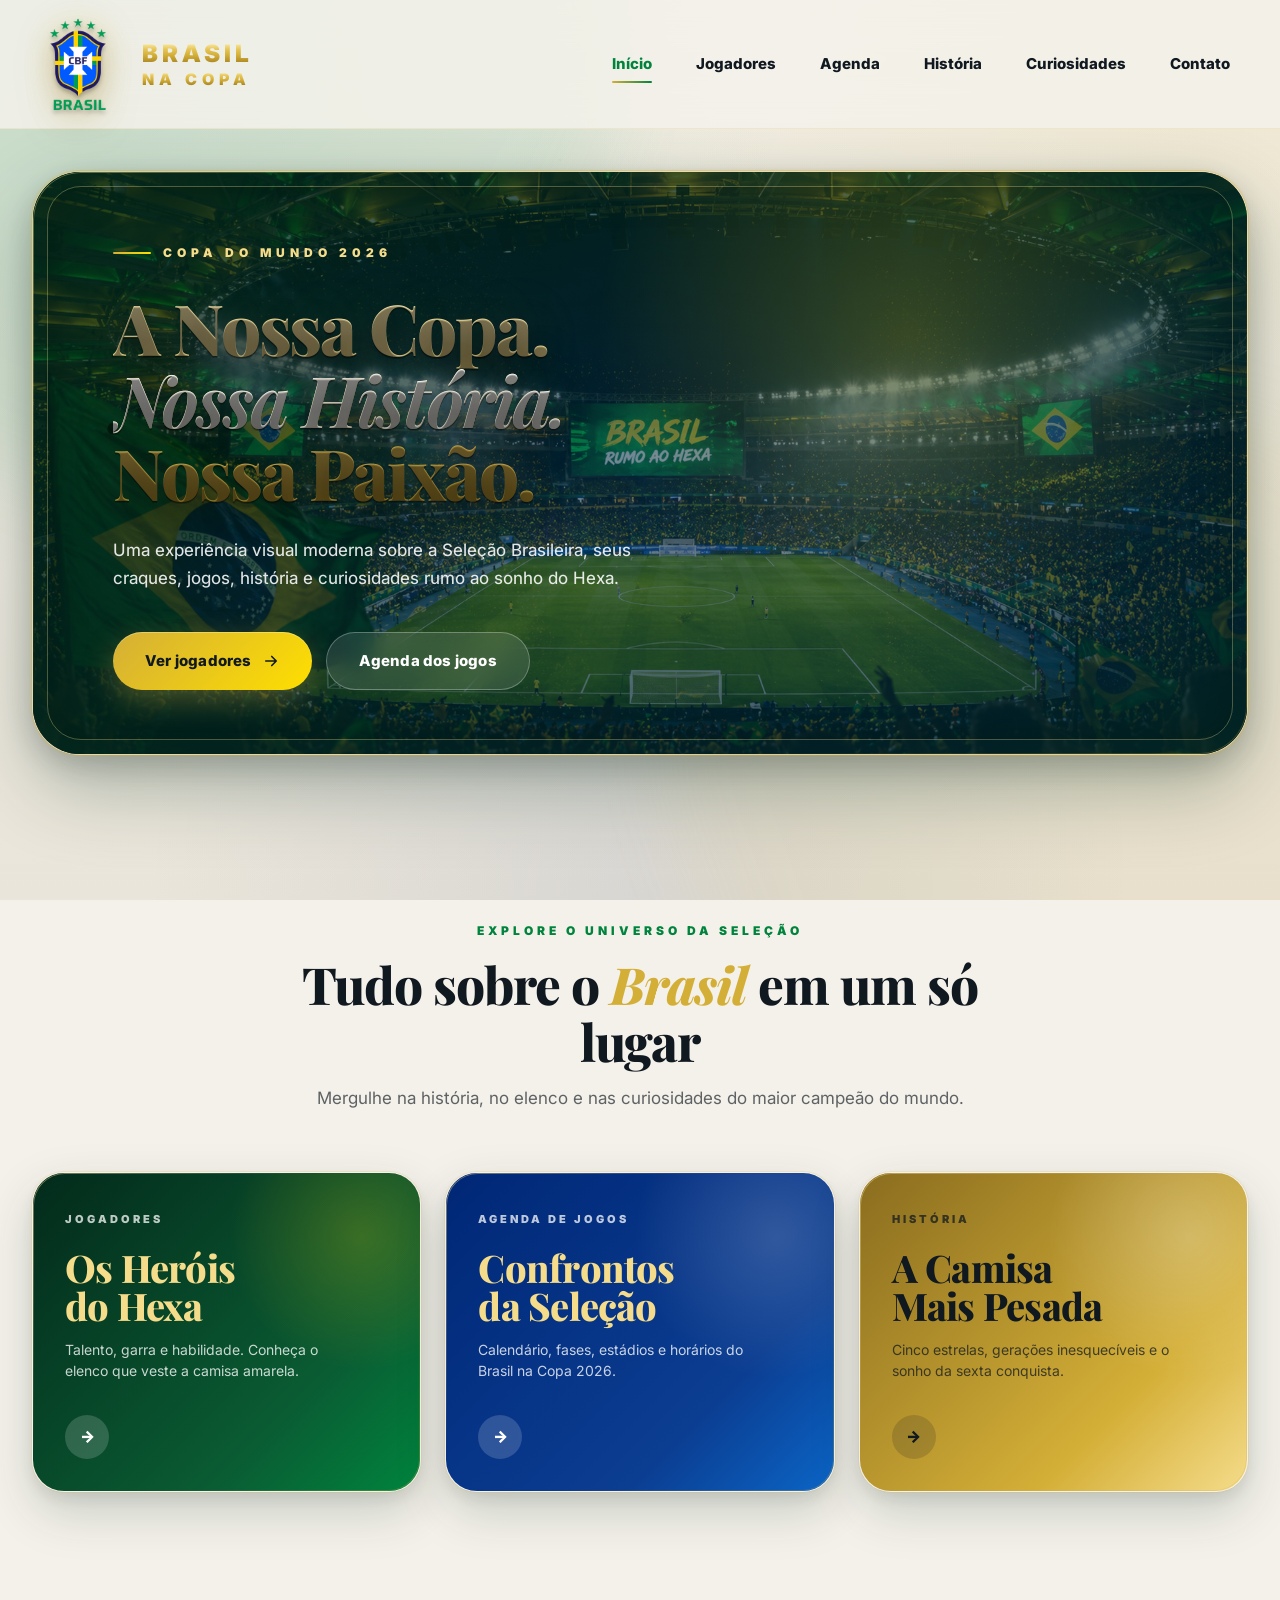
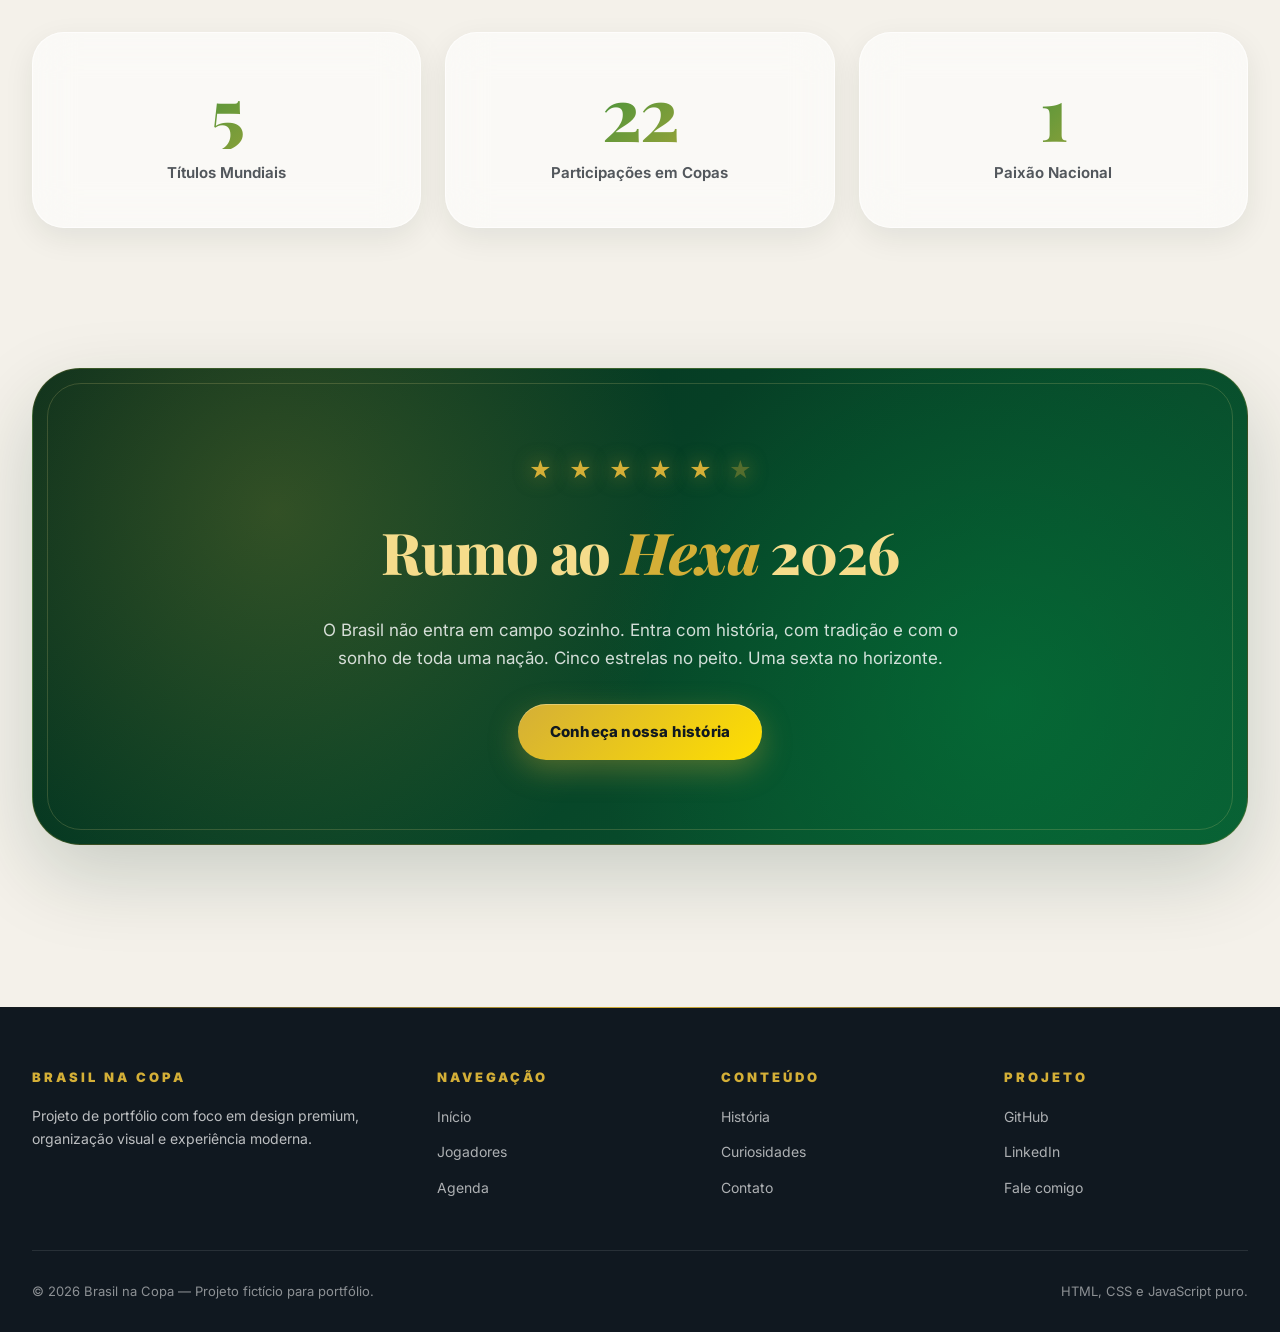
<file: index.html>
<!DOCTYPE html>
<html lang="pt-BR">
<head>
  <meta charset="UTF-8">
  <meta name="viewport" content="width=device-width, initial-scale=1.0">
  <title>Brasil na Copa 2026 — A Nossa Copa. Nossa História.</title>
  <meta name="description" content="Uma experiência visual moderna sobre a Seleção Brasileira rumo ao Hexa na Copa do Mundo 2026.">

  <link rel="preconnect" href="https://fonts.googleapis.com">
  <link rel="preconnect" href="https://fonts.gstatic.com" crossorigin>
  <link href="https://fonts.googleapis.com/css2?family=Inter:wght@400;500;600;700;800;900&family=Playfair+Display:wght@500;600;700;800&display=swap" rel="stylesheet">

  <link rel="stylesheet" href="css/style.css">
</head>

<body>
  <div class="bg-pattern"></div>
  <div class="bg-stars"></div>

  <header class="site-header">
    <div class="container header-inner">
      <a href="index.html" class="logo">
        <div class="logo-mark">
          <img src="./imagens/icons/logo.png" alt="Logo Brasil na Copa" class="logo-img">
        </div>

        <div class="logo-text">
          <span class="top">Brasil</span>
          <span class="bottom">NA COPA</span>
        </div>
      </a>

      <nav class="main-nav">
        <ul>
          <li><a href="index.html" class="active">Início</a></li>
          <li><a href="jogadores.html">Jogadores</a></li>
          <li><a href="agenda.html">Agenda</a></li>
          <li><a href="historia.html">História</a></li>
          <li><a href="curiosidades.html">Curiosidades</a></li>
          <li><a href="contato.html">Contato</a></li>
        </ul>
      </nav>

      <button class="menu-toggle" aria-label="Abrir menu">
        <span></span>
        <span></span>
        <span></span>
      </button>
    </div>
  </header>

  <section class="hero">
    <div class="container">
      <div class="hero-card">
        <div class="hero-bg"></div>
        <div class="hero-overlay"></div>
        <div class="hero-inner-border"></div>

        <div class="hero-content">
          <span class="hero-eyebrow reveal">Copa do Mundo 2026</span>

          <h1 class="hero-title reveal reveal-delay-1">
            A Nossa Copa.<br>
            <span class="accent">Nossa História.</span><br>
            Nossa Paixão.
          </h1>

          <p class="hero-subtitle reveal reveal-delay-2">
            Uma experiência visual moderna sobre a Seleção Brasileira, seus craques,
            jogos, história e curiosidades rumo ao sonho do Hexa.
          </p>

          <div class="hero-actions reveal reveal-delay-3">
            <a href="jogadores.html" class="btn btn-primary">
              Ver jogadores
              <svg width="18" height="18" viewBox="0 0 24 24" fill="none">
                <path d="M5 12h14M13 6l6 6-6 6" stroke="currentColor" stroke-width="2.2" stroke-linecap="round" stroke-linejoin="round"/>
              </svg>
            </a>

            <a href="agenda.html" class="btn btn-secondary">
              Agenda dos jogos
            </a>
          </div>
        </div>
      </div>
    </div>
  </section>

  <section class="section">
    <div class="container">
      <div class="section-head reveal">
        <span class="section-eyebrow">Explore o universo da Seleção</span>

        <h2 class="section-title">
          Tudo sobre o <span class="gold">Brasil</span> em um só lugar
        </h2>

        <p class="section-subtitle">
          Mergulhe na história, no elenco e nas curiosidades do maior campeão do mundo.
        </p>
      </div>

      <div class="feature-grid">
        <a href="jogadores.html" class="feature-card green reveal reveal-delay-1">
          <span class="shine"></span>

          <div>
            <span class="label">Jogadores</span>
            <h3 class="title">Os Heróis<br>do Hexa</h3>
            <p class="desc">Talento, garra e habilidade. Conheça o elenco que veste a camisa amarela.</p>
          </div>

          <span class="arrow">→</span>
        </a>

        <a href="agenda.html" class="feature-card blue reveal reveal-delay-2">
          <span class="shine"></span>

          <div>
            <span class="label">Agenda de Jogos</span>
            <h3 class="title">Confrontos<br>da Seleção</h3>
            <p class="desc">Calendário, fases, estádios e horários do Brasil na Copa 2026.</p>
          </div>

          <span class="arrow">→</span>
        </a>

        <a href="historia.html" class="feature-card gold reveal reveal-delay-3">
          <span class="shine"></span>

          <div>
            <span class="label">História</span>
            <h3 class="title">A Camisa<br>Mais Pesada</h3>
            <p class="desc">Cinco estrelas, gerações inesquecíveis e o sonho da sexta conquista.</p>
          </div>

          <span class="arrow">→</span>
        </a>
      </div>
    </div>
  </section>

  <section class="stats">
    <div class="container">
      <div class="stats-grid">
        <div class="stat-card reveal reveal-delay-1">
          <div class="stat-number" data-count="5">0</div>
          <div class="stat-label">Títulos Mundiais</div>
        </div>

        <div class="stat-card reveal reveal-delay-2">
          <div class="stat-number" data-count="22">0</div>
          <div class="stat-label">Participações em Copas</div>
        </div>

        <div class="stat-card reveal reveal-delay-3">
          <div class="stat-number" data-count="1">0</div>
          <div class="stat-label">Paixão Nacional</div>
        </div>
      </div>
    </div>
  </section>

  <section class="hexa-banner">
    <div class="container">
      <div class="hexa-card reveal">
        <div class="hexa-stars">
          <span>★</span>
          <span>★</span>
          <span>★</span>
          <span>★</span>
          <span>★</span>
          <span class="empty">★</span>
        </div>

        <h2 class="hexa-title">Rumo ao <em>Hexa</em> 2026</h2>

        <p class="hexa-text">
          O Brasil não entra em campo sozinho. Entra com história, com tradição e com o sonho de toda uma nação.
          Cinco estrelas no peito. Uma sexta no horizonte.
        </p>

        <div class="hexa-action">
          <a href="historia.html" class="btn btn-primary">Conheça nossa história</a>
        </div>
      </div>
    </div>
  </section>

  <footer class="site-footer">
    <div class="container">
      <div class="footer-grid">
        <div class="footer-col">
          <h4>Brasil na Copa</h4>
          <p>Projeto de portfólio com foco em design premium, organização visual e experiência moderna.</p>
        </div>

        <div class="footer-col">
          <h4>Navegação</h4>
          <ul>
            <li><a href="index.html">Início</a></li>
            <li><a href="jogadores.html">Jogadores</a></li>
            <li><a href="agenda.html">Agenda</a></li>
          </ul>
        </div>

        <div class="footer-col">
          <h4>Conteúdo</h4>
          <ul>
            <li><a href="historia.html">História</a></li>
            <li><a href="curiosidades.html">Curiosidades</a></li>
            <li><a href="contato.html">Contato</a></li>
          </ul>
        </div>

        <div class="footer-col">
          <h4>Projeto</h4>
          <ul>
            <li><a href="#">GitHub</a></li>
            <li><a href="#">LinkedIn</a></li>
            <li><a href="contato.html">Fale comigo</a></li>
          </ul>
        </div>
      </div>

      <div class="footer-bottom">
        <span>© 2026 Brasil na Copa — Projeto fictício para portfólio.</span>
        <span>HTML, CSS e JavaScript puro.</span>
      </div>
    </div>
  </footer>

  <script src="js/script.js"></script>
</body>
</html>
</file>
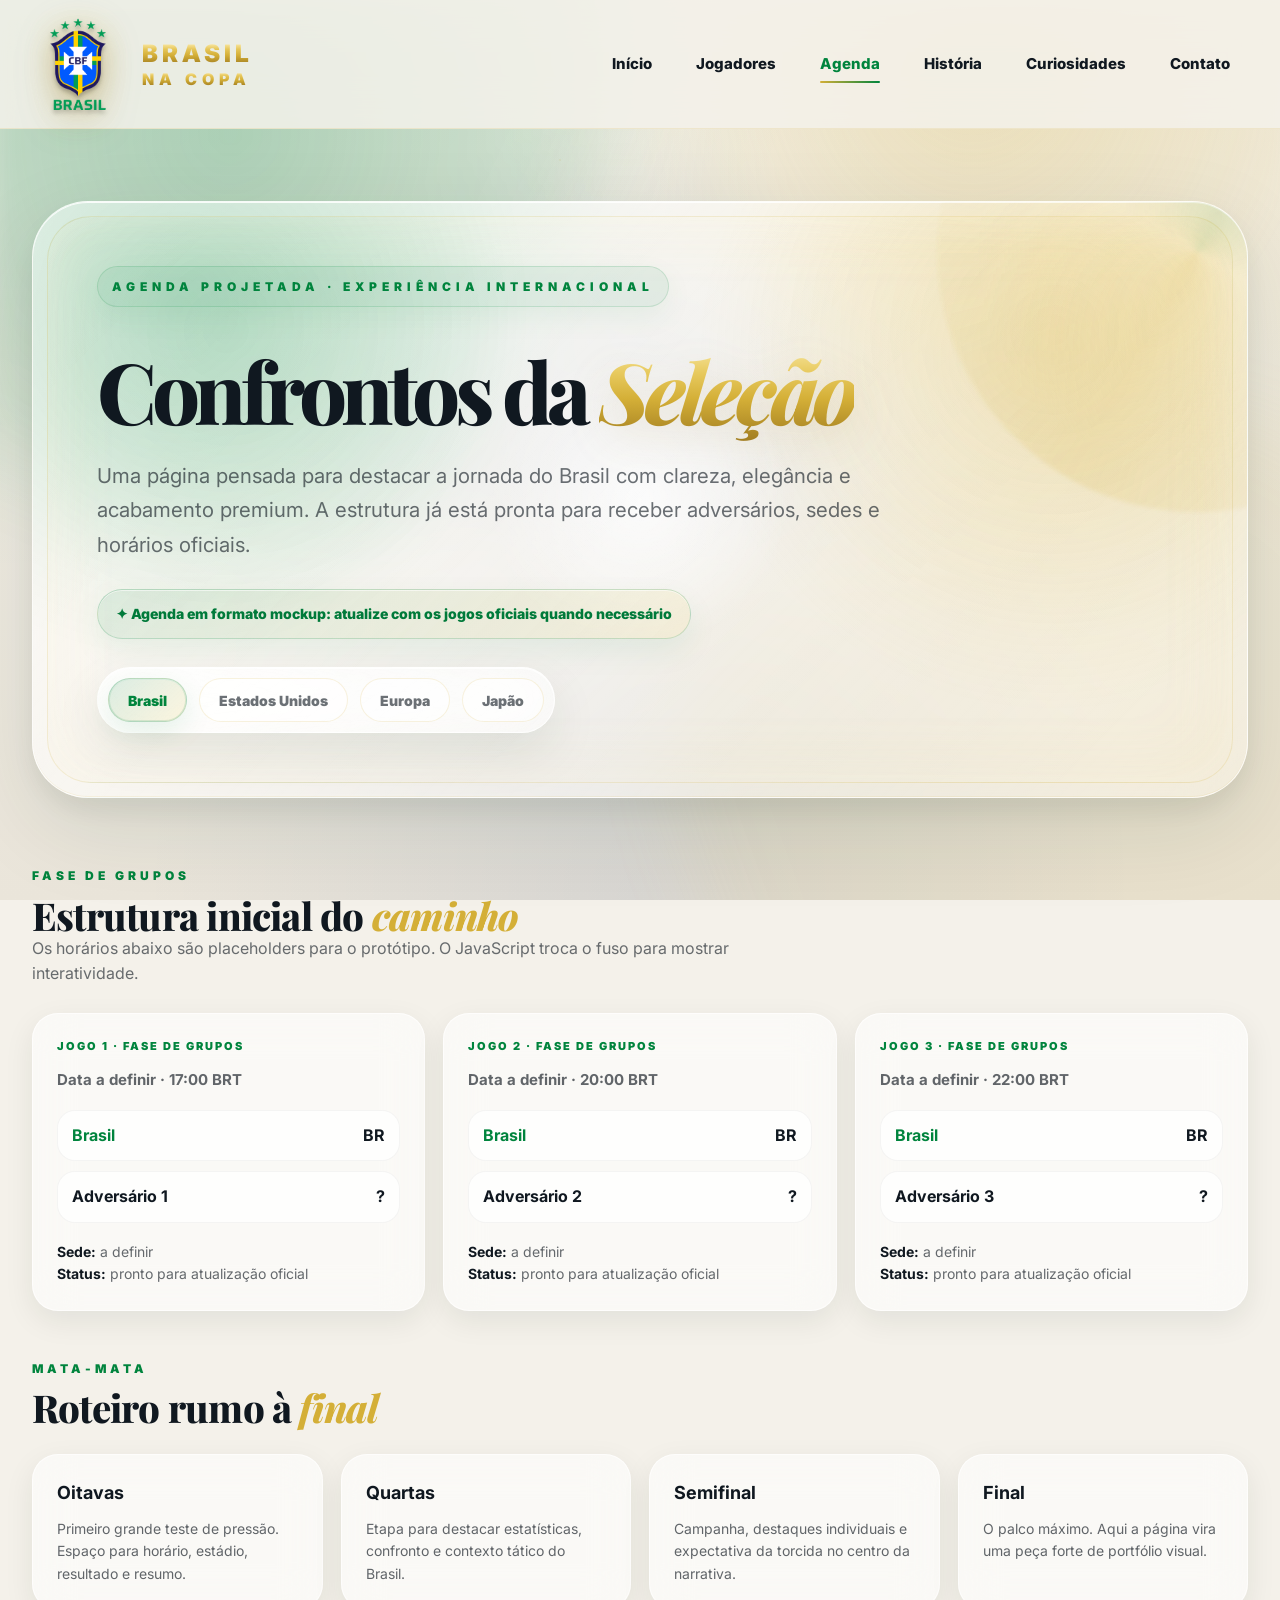
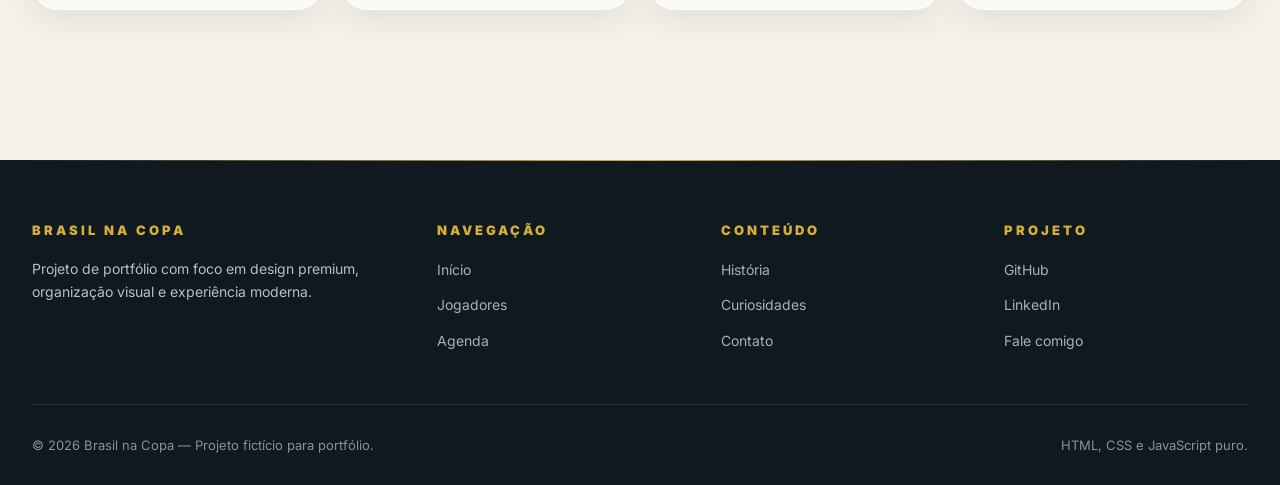
<file: agenda.html>
<!DOCTYPE html>
<html lang="pt-BR">
<head>
  <meta charset="UTF-8">
  <meta name="viewport" content="width=device-width, initial-scale=1.0">
  <title>Agenda — Brasil na Copa 2026</title>
  <meta name="description" content="Agenda premium e estrutura do caminho do Brasil na Copa 2026.">

  <link rel="preconnect" href="https://fonts.googleapis.com">
  <link rel="preconnect" href="https://fonts.gstatic.com" crossorigin>
  <link href="https://fonts.googleapis.com/css2?family=Inter:wght@400;500;600;700;800;900&family=Playfair+Display:wght@500;600;700;800&display=swap" rel="stylesheet">

  <link rel="stylesheet" href="css/style.css">
</head>

<body>
  <div class="bg-pattern"></div>
  <div class="bg-stars"></div>

  <header class="site-header">
    <div class="container header-inner">
      <a href="index.html" class="logo">
        <div class="logo-mark">
          <img src="./imagens/icons/logo.png" alt="Logo Brasil na Copa" class="logo-img">
        </div>

        <div class="logo-text">
          <span class="top">Brasil</span>
          <span class="bottom">NA COPA</span>
        </div>
      </a>

      <nav class="main-nav">
        <ul>
          <li><a href="index.html">Início</a></li>
          <li><a href="jogadores.html">Jogadores</a></li>
          <li><a href="agenda.html" class="active">Agenda</a></li>
          <li><a href="historia.html">História</a></li>
          <li><a href="curiosidades.html">Curiosidades</a></li>
          <li><a href="contato.html">Contato</a></li>
        </ul>
      </nav>

      <button class="menu-toggle" aria-label="Abrir menu">
        <span></span>
        <span></span>
        <span></span>
      </button>
    </div>
  </header>

  <section class="page-hero">
    <div class="container">
      <div class="page-hero-card reveal">
        <span class="page-eyebrow">agenda projetada · experiência internacional</span>

        <h1 class="page-title">
          Confrontos da <span class="gold">Seleção</span>
        </h1>

        <p class="page-copy">
          Uma página pensada para destacar a jornada do Brasil com clareza, elegância e acabamento premium.
          A estrutura já está pronta para receber adversários, sedes e horários oficiais.
        </p>

        <div class="page-note">
          ✦ Agenda em formato mockup: atualize com os jogos oficiais quando necessário
        </div>

        <div class="filter-row timezone-filter">
          <button class="filter-chip active" data-zone="br">Brasil</button>
          <button class="filter-chip" data-zone="us">Estados Unidos</button>
          <button class="filter-chip" data-zone="eu">Europa</button>
          <button class="filter-chip" data-zone="jp">Japão</button>
        </div>
      </div>
    </div>
  </section>

  <section class="page-section">
    <div class="container">
      <div class="section-topbar">
        <div>
          <div class="section-kicker">fase de grupos</div>

          <h2 class="section-heading">
            Estrutura inicial do <span class="gold">caminho</span>
          </h2>

          <p class="section-description">
            Os horários abaixo são placeholders para o protótipo. O JavaScript troca o fuso para mostrar interatividade.
          </p>
        </div>
      </div>

      <div class="fixture-grid">
        <article class="fixture-card tilt-card" data-br="17:00 BRT" data-us="15:00 ET" data-eu="21:00 CET" data-jp="05:00 JST">
          <div class="fixture-stage">Jogo 1 · Fase de grupos</div>
          <div class="fixture-date">Data a definir · <span class="game-time">17:00 BRT</span></div>

          <div class="fixture-teams">
            <div class="fixture-team">
              <strong class="highlight">Brasil</strong>
              <span>BR</span>
            </div>

            <div class="fixture-team">
              <strong>Adversário 1</strong>
              <span>?</span>
            </div>
          </div>

          <div class="fixture-footer">
            <strong>Sede:</strong> a definir<br>
            <strong>Status:</strong> pronto para atualização oficial
          </div>
        </article>

        <article class="fixture-card tilt-card" data-br="20:00 BRT" data-us="18:00 ET" data-eu="00:00 CET" data-jp="08:00 JST">
          <div class="fixture-stage">Jogo 2 · Fase de grupos</div>
          <div class="fixture-date">Data a definir · <span class="game-time">20:00 BRT</span></div>

          <div class="fixture-teams">
            <div class="fixture-team">
              <strong class="highlight">Brasil</strong>
              <span>BR</span>
            </div>

            <div class="fixture-team">
              <strong>Adversário 2</strong>
              <span>?</span>
            </div>
          </div>

          <div class="fixture-footer">
            <strong>Sede:</strong> a definir<br>
            <strong>Status:</strong> pronto para atualização oficial
          </div>
        </article>

        <article class="fixture-card tilt-card" data-br="22:00 BRT" data-us="20:00 ET" data-eu="02:00 CET" data-jp="10:00 JST">
          <div class="fixture-stage">Jogo 3 · Fase de grupos</div>
          <div class="fixture-date">Data a definir · <span class="game-time">22:00 BRT</span></div>

          <div class="fixture-teams">
            <div class="fixture-team">
              <strong class="highlight">Brasil</strong>
              <span>BR</span>
            </div>

            <div class="fixture-team">
              <strong>Adversário 3</strong>
              <span>?</span>
            </div>
          </div>

          <div class="fixture-footer">
            <strong>Sede:</strong> a definir<br>
            <strong>Status:</strong> pronto para atualização oficial
          </div>
        </article>
      </div>

      <div class="section-topbar roadmap-title">
        <div>
          <div class="section-kicker">mata-mata</div>

          <h2 class="section-heading">
            Roteiro rumo à <span class="gold">final</span>
          </h2>
        </div>
      </div>

      <div class="roadmap">
        <article class="roadmap-card">
          <h4>Oitavas</h4>
          <p>Primeiro grande teste de pressão. Espaço para horário, estádio, resultado e resumo.</p>
        </article>

        <article class="roadmap-card">
          <h4>Quartas</h4>
          <p>Etapa para destacar estatísticas, confronto e contexto tático do Brasil.</p>
        </article>

        <article class="roadmap-card">
          <h4>Semifinal</h4>
          <p>Campanha, destaques individuais e expectativa da torcida no centro da narrativa.</p>
        </article>

        <article class="roadmap-card">
          <h4>Final</h4>
          <p>O palco máximo. Aqui a página vira uma peça forte de portfólio visual.</p>
        </article>
      </div>
    </div>
  </section>

  <footer class="site-footer">
    <div class="container">
      <div class="footer-grid">
        <div class="footer-col">
          <h4>Brasil na Copa</h4>
          <p>Projeto de portfólio com foco em design premium, organização visual e experiência moderna.</p>
        </div>

        <div class="footer-col">
          <h4>Navegação</h4>
          <ul>
            <li><a href="index.html">Início</a></li>
            <li><a href="jogadores.html">Jogadores</a></li>
            <li><a href="agenda.html">Agenda</a></li>
          </ul>
        </div>

        <div class="footer-col">
          <h4>Conteúdo</h4>
          <ul>
            <li><a href="historia.html">História</a></li>
            <li><a href="curiosidades.html">Curiosidades</a></li>
            <li><a href="contato.html">Contato</a></li>
          </ul>
        </div>

        <div class="footer-col">
          <h4>Projeto</h4>
          <ul>
            <li><a href="#">GitHub</a></li>
            <li><a href="#">LinkedIn</a></li>
            <li><a href="contato.html">Fale comigo</a></li>
          </ul>
        </div>
      </div>

      <div class="footer-bottom">
        <span>© 2026 Brasil na Copa — Projeto fictício para portfólio.</span>
        <span>HTML, CSS e JavaScript puro.</span>
      </div>
    </div>
  </footer>

  <script src="js/script.js"></script>
</body>
</html>
</file>
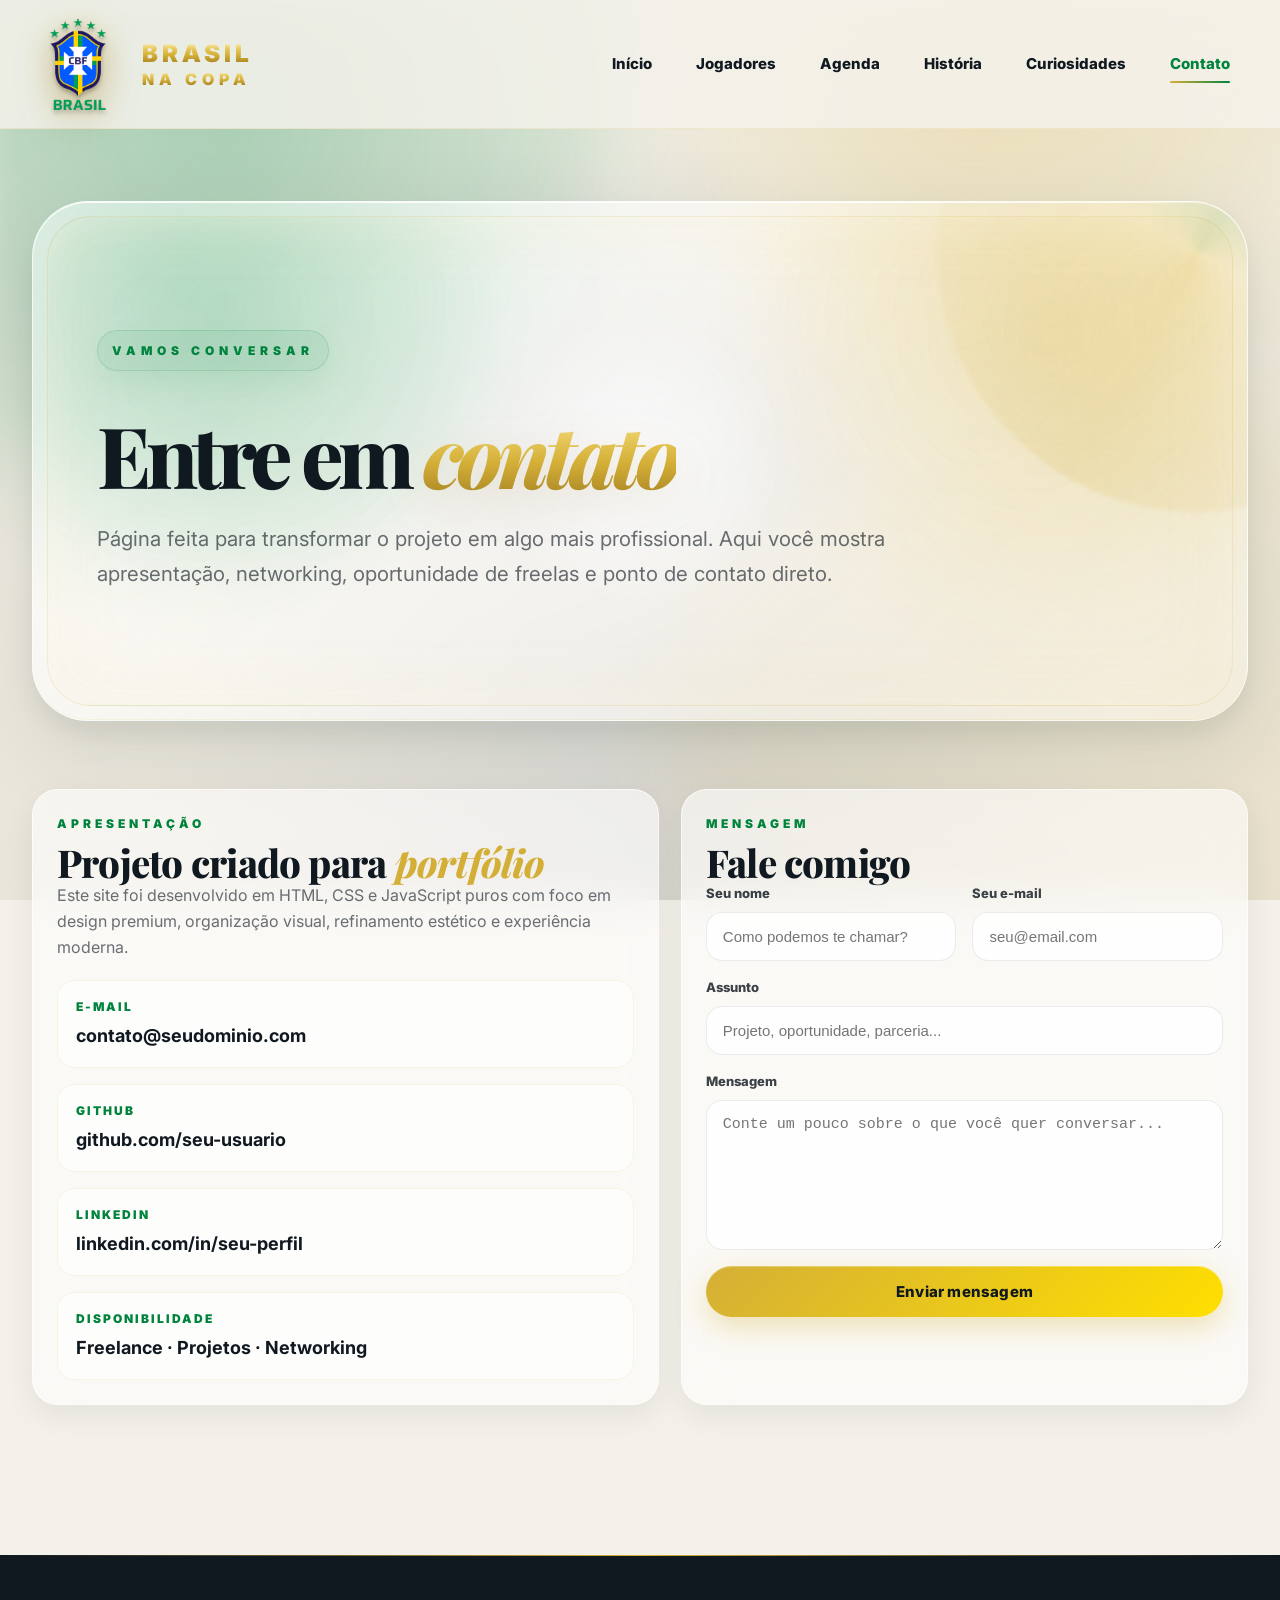
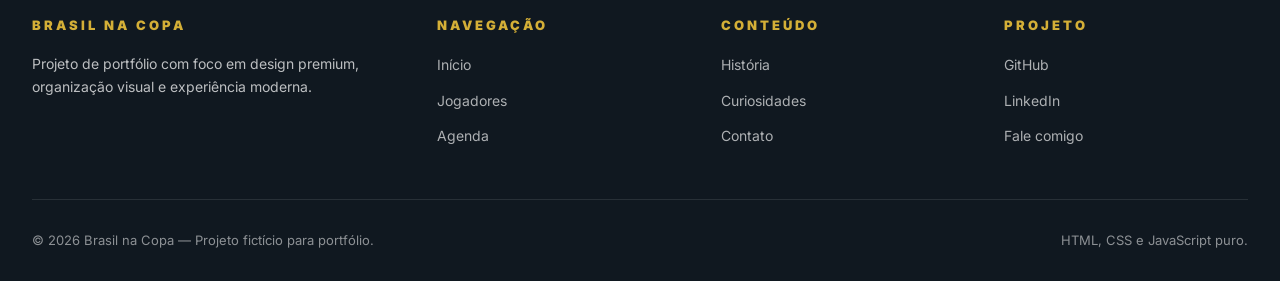
<file: contato.html>
<!DOCTYPE html>
<html lang="pt-BR">
<head>
  <meta charset="UTF-8">
  <meta name="viewport" content="width=device-width, initial-scale=1.0">
  <title>Contato — Brasil na Copa 2026</title>
  <meta name="description" content="Contato do projeto Brasil na Copa 2026.">

  <link rel="preconnect" href="https://fonts.googleapis.com">
  <link rel="preconnect" href="https://fonts.gstatic.com" crossorigin>
  <link href="https://fonts.googleapis.com/css2?family=Inter:wght@400;500;600;700;800;900&family=Playfair+Display:wght@500;600;700;800&display=swap" rel="stylesheet">

  <link rel="stylesheet" href="css/style.css">
</head>

<body>
  <div class="bg-pattern"></div>
  <div class="bg-stars"></div>

  <header class="site-header">
    <div class="container header-inner">
      <a href="index.html" class="logo">
        <div class="logo-mark">
          <img src="./imagens/icons/logo.png" alt="Logo Brasil na Copa" class="logo-img">
        </div>

        <div class="logo-text">
          <span class="top">Brasil</span>
          <span class="bottom">NA COPA</span>
        </div>
      </a>

      <nav class="main-nav">
        <ul>
          <li><a href="index.html">Início</a></li>
          <li><a href="jogadores.html">Jogadores</a></li>
          <li><a href="agenda.html">Agenda</a></li>
          <li><a href="historia.html">História</a></li>
          <li><a href="curiosidades.html">Curiosidades</a></li>
          <li><a href="contato.html" class="active">Contato</a></li>
        </ul>
      </nav>

      <button class="menu-toggle" aria-label="Abrir menu">
        <span></span>
        <span></span>
        <span></span>
      </button>
    </div>
  </header>

  <section class="page-hero">
    <div class="container">
      <div class="page-hero-card reveal">
        <span class="page-eyebrow">vamos conversar</span>

        <h1 class="page-title">
          Entre em <span class="gold">contato</span>
        </h1>

        <p class="page-copy">
          Página feita para transformar o projeto em algo mais profissional. Aqui você mostra apresentação,
          networking, oportunidade de freelas e ponto de contato direto.
        </p>
      </div>
    </div>
  </section>

  <section class="page-section">
    <div class="container">
      <div class="dual-grid">
        <div class="contact-card">
          <div class="section-kicker">apresentação</div>

          <h2 class="section-heading">
            Projeto criado para <span class="gold">portfólio</span>
          </h2>

          <p class="section-description">
            Este site foi desenvolvido em HTML, CSS e JavaScript puros com foco em design premium,
            organização visual, refinamento estético e experiência moderna.
          </p>

          <div class="contact-list">
            <div class="contact-item">
              <span class="label">E-mail</span>
              <span class="value">contato@seudominio.com</span>
            </div>

            <div class="contact-item">
              <span class="label">GitHub</span>
              <span class="value">github.com/seu-usuario</span>
            </div>

            <div class="contact-item">
              <span class="label">LinkedIn</span>
              <span class="value">linkedin.com/in/seu-perfil</span>
            </div>

            <div class="contact-item">
              <span class="label">Disponibilidade</span>
              <span class="value">Freelance · Projetos · Networking</span>
            </div>
          </div>
        </div>

        <div class="contact-card">
          <div class="section-kicker">mensagem</div>

          <h2 class="section-heading">Fale comigo</h2>

          <form class="form-grid contact-form-js" action="#" method="post">
            <div class="form-group">
              <label class="form-label" for="nome">Seu nome</label>
              <input class="form-control" type="text" id="nome" name="nome" placeholder="Como podemos te chamar?">
            </div>

            <div class="form-group">
              <label class="form-label" for="email">Seu e-mail</label>
              <input class="form-control" type="email" id="email" name="email" placeholder="seu@email.com">
            </div>

            <div class="form-group full">
              <label class="form-label" for="assunto">Assunto</label>
              <input class="form-control" type="text" id="assunto" name="assunto" placeholder="Projeto, oportunidade, parceria...">
            </div>

            <div class="form-group full">
              <label class="form-label" for="mensagem">Mensagem</label>
              <textarea class="form-control" id="mensagem" name="mensagem" placeholder="Conte um pouco sobre o que você quer conversar..."></textarea>
            </div>

            <div class="form-group full">
              <button class="btn btn-primary btn-full" type="submit">
                Enviar mensagem
              </button>
            </div>
          </form>
        </div>
      </div>
    </div>
  </section>

  <footer class="site-footer">
    <div class="container">
      <div class="footer-grid">
        <div class="footer-col">
          <h4>Brasil na Copa</h4>
          <p>Projeto de portfólio com foco em design premium, organização visual e experiência moderna.</p>
        </div>

        <div class="footer-col">
          <h4>Navegação</h4>
          <ul>
            <li><a href="index.html">Início</a></li>
            <li><a href="jogadores.html">Jogadores</a></li>
            <li><a href="agenda.html">Agenda</a></li>
          </ul>
        </div>

        <div class="footer-col">
          <h4>Conteúdo</h4>
          <ul>
            <li><a href="historia.html">História</a></li>
            <li><a href="curiosidades.html">Curiosidades</a></li>
            <li><a href="contato.html">Contato</a></li>
          </ul>
        </div>

        <div class="footer-col">
          <h4>Projeto</h4>
          <ul>
            <li><a href="#">GitHub</a></li>
            <li><a href="#">LinkedIn</a></li>
            <li><a href="contato.html">Fale comigo</a></li>
          </ul>
        </div>
      </div>

      <div class="footer-bottom">
        <span>© 2026 Brasil na Copa — Projeto fictício para portfólio.</span>
        <span>HTML, CSS e JavaScript puro.</span>
      </div>
    </div>
  </footer>

  <script src="js/script.js"></script>
</body>
</html>
</file>
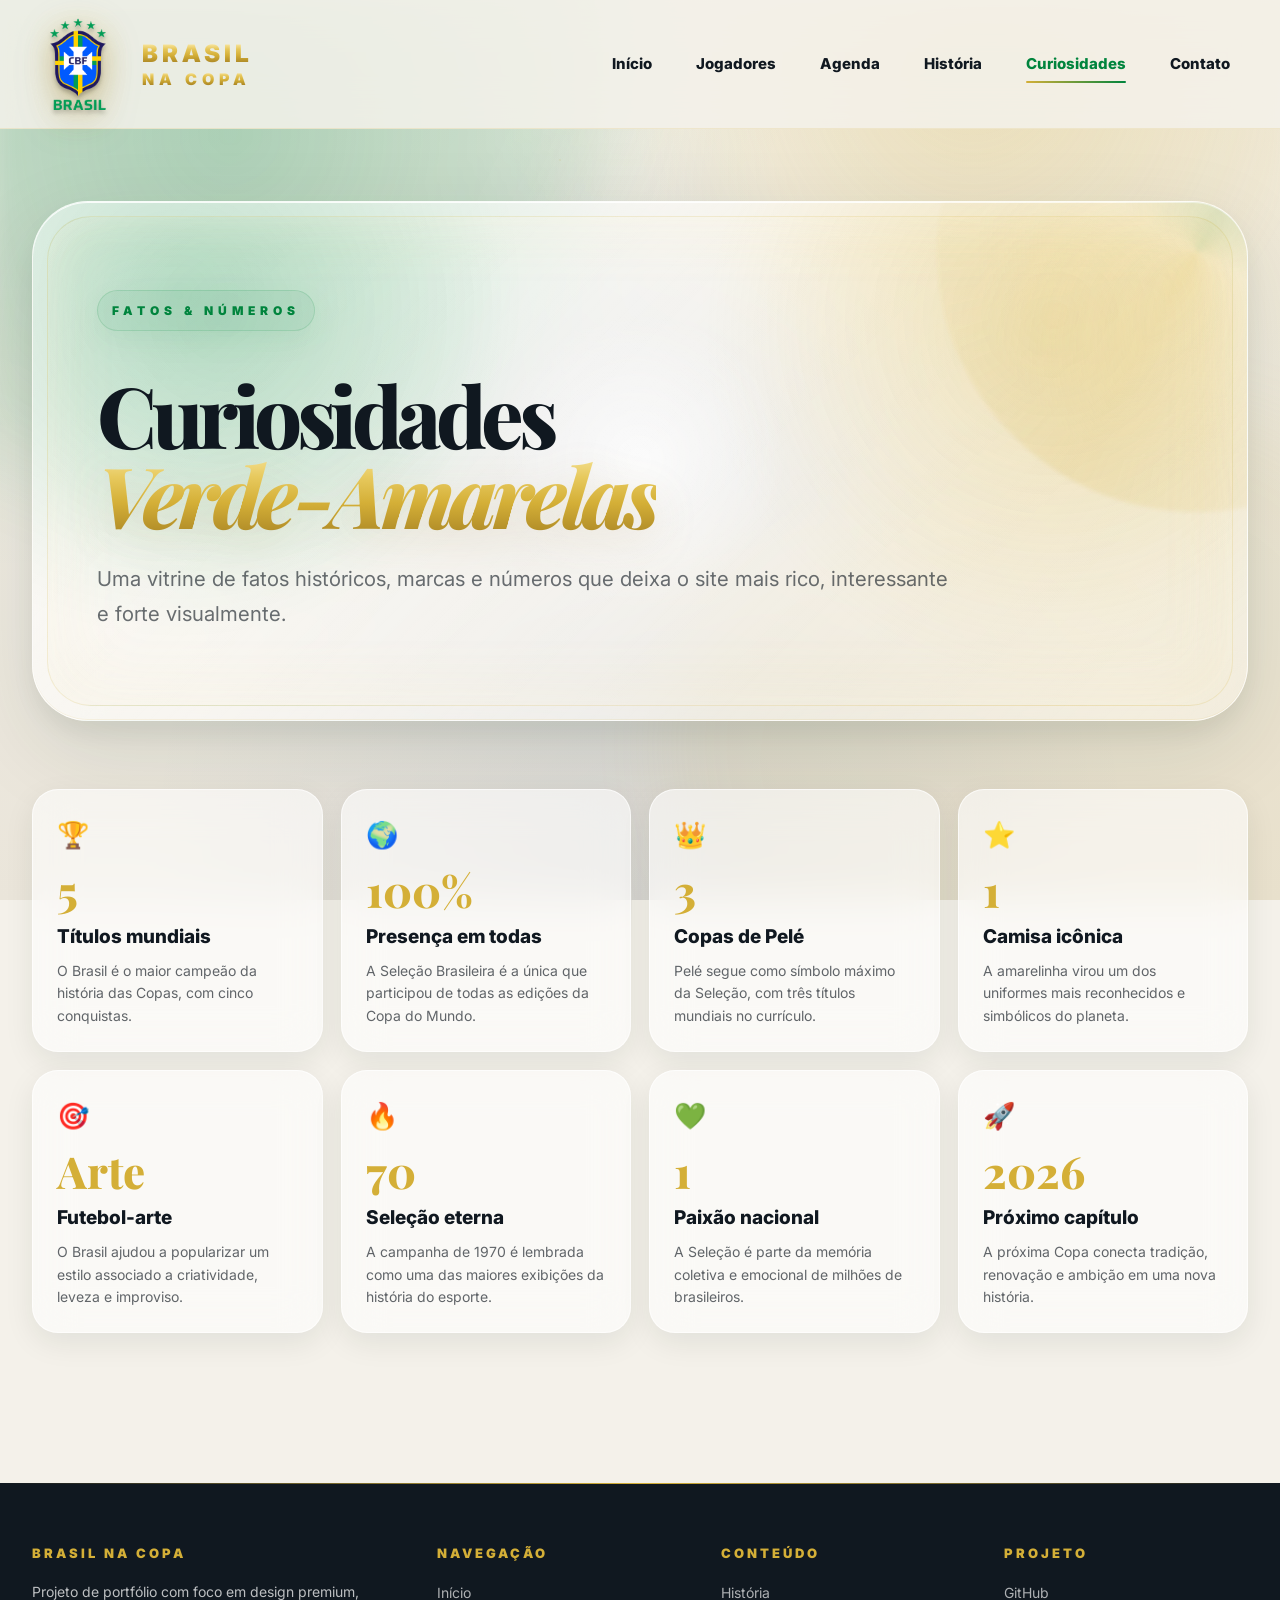
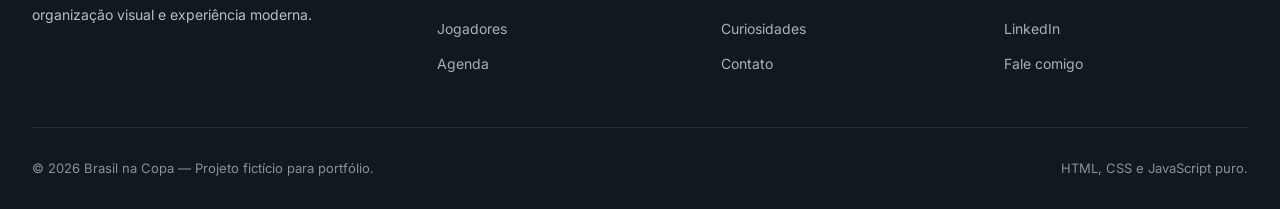
<file: curiosidades.html>
<!DOCTYPE html>
<html lang="pt-BR">
<head>
  <meta charset="UTF-8">
  <meta name="viewport" content="width=device-width, initial-scale=1.0">
  <title>Curiosidades — Brasil na Copa 2026</title>
  <meta name="description" content="Curiosidades e fatos marcantes sobre o Brasil em Copas do Mundo.">

  <link rel="preconnect" href="https://fonts.googleapis.com">
  <link rel="preconnect" href="https://fonts.gstatic.com" crossorigin>
  <link href="https://fonts.googleapis.com/css2?family=Inter:wght@400;500;600;700;800;900&family=Playfair+Display:wght@500;600;700;800&display=swap" rel="stylesheet">

  <link rel="stylesheet" href="css/style.css">
</head>

<body>
  <div class="bg-pattern"></div>
  <div class="bg-stars"></div>

  <header class="site-header">
    <div class="container header-inner">
      <a href="index.html" class="logo">
        <div class="logo-mark">
          <img src="./imagens/icons/logo.png" alt="Logo Brasil na Copa" class="logo-img">
        </div>

        <div class="logo-text">
          <span class="top">Brasil</span>
          <span class="bottom">NA COPA</span>
        </div>
      </a>

      <nav class="main-nav">
        <ul>
          <li><a href="index.html">Início</a></li>
          <li><a href="jogadores.html">Jogadores</a></li>
          <li><a href="agenda.html">Agenda</a></li>
          <li><a href="historia.html">História</a></li>
          <li><a href="curiosidades.html" class="active">Curiosidades</a></li>
          <li><a href="contato.html">Contato</a></li>
        </ul>
      </nav>

      <button class="menu-toggle" aria-label="Abrir menu">
        <span></span>
        <span></span>
        <span></span>
      </button>
    </div>
  </header>

  <section class="page-hero">
    <div class="container">
      <div class="page-hero-card reveal">
        <span class="page-eyebrow">fatos & números</span>

        <h1 class="page-title">
          Curiosidades <span class="gold">Verde-Amarelas</span>
        </h1>

        <p class="page-copy">
          Uma vitrine de fatos históricos, marcas e números que deixa o site mais rico, interessante
          e forte visualmente.
        </p>
      </div>
    </div>
  </section>

  <section class="page-section">
    <div class="container">
      <div class="fact-grid">
        <article class="fact-card tilt-card">
          <div class="fact-icon">🏆</div>
          <div class="fact-number">5</div>
          <h3 class="fact-title">Títulos mundiais</h3>
          <p class="fact-text">O Brasil é o maior campeão da história das Copas, com cinco conquistas.</p>
        </article>

        <article class="fact-card tilt-card">
          <div class="fact-icon">🌍</div>
          <div class="fact-number">100%</div>
          <h3 class="fact-title">Presença em todas</h3>
          <p class="fact-text">A Seleção Brasileira é a única que participou de todas as edições da Copa do Mundo.</p>
        </article>

        <article class="fact-card tilt-card">
          <div class="fact-icon">👑</div>
          <div class="fact-number">3</div>
          <h3 class="fact-title">Copas de Pelé</h3>
          <p class="fact-text">Pelé segue como símbolo máximo da Seleção, com três títulos mundiais no currículo.</p>
        </article>

        <article class="fact-card tilt-card">
          <div class="fact-icon">⭐</div>
          <div class="fact-number">1</div>
          <h3 class="fact-title">Camisa icônica</h3>
          <p class="fact-text">A amarelinha virou um dos uniformes mais reconhecidos e simbólicos do planeta.</p>
        </article>

        <article class="fact-card tilt-card">
          <div class="fact-icon">🎯</div>
          <div class="fact-number">Arte</div>
          <h3 class="fact-title">Futebol-arte</h3>
          <p class="fact-text">O Brasil ajudou a popularizar um estilo associado a criatividade, leveza e improviso.</p>
        </article>

        <article class="fact-card tilt-card">
          <div class="fact-icon">🔥</div>
          <div class="fact-number">70</div>
          <h3 class="fact-title">Seleção eterna</h3>
          <p class="fact-text">A campanha de 1970 é lembrada como uma das maiores exibições da história do esporte.</p>
        </article>

        <article class="fact-card tilt-card">
          <div class="fact-icon">💚</div>
          <div class="fact-number">1</div>
          <h3 class="fact-title">Paixão nacional</h3>
          <p class="fact-text">A Seleção é parte da memória coletiva e emocional de milhões de brasileiros.</p>
        </article>

        <article class="fact-card tilt-card">
          <div class="fact-icon">🚀</div>
          <div class="fact-number">2026</div>
          <h3 class="fact-title">Próximo capítulo</h3>
          <p class="fact-text">A próxima Copa conecta tradição, renovação e ambição em uma nova história.</p>
        </article>
      </div>
    </div>
  </section>

  <footer class="site-footer">
    <div class="container">
      <div class="footer-grid">
        <div class="footer-col">
          <h4>Brasil na Copa</h4>
          <p>Projeto de portfólio com foco em design premium, organização visual e experiência moderna.</p>
        </div>

        <div class="footer-col">
          <h4>Navegação</h4>
          <ul>
            <li><a href="index.html">Início</a></li>
            <li><a href="jogadores.html">Jogadores</a></li>
            <li><a href="agenda.html">Agenda</a></li>
          </ul>
        </div>

        <div class="footer-col">
          <h4>Conteúdo</h4>
          <ul>
            <li><a href="historia.html">História</a></li>
            <li><a href="curiosidades.html">Curiosidades</a></li>
            <li><a href="contato.html">Contato</a></li>
          </ul>
        </div>

        <div class="footer-col">
          <h4>Projeto</h4>
          <ul>
            <li><a href="#">GitHub</a></li>
            <li><a href="#">LinkedIn</a></li>
            <li><a href="contato.html">Fale comigo</a></li>
          </ul>
        </div>
      </div>

      <div class="footer-bottom">
        <span>© 2026 Brasil na Copa — Projeto fictício para portfólio.</span>
        <span>HTML, CSS e JavaScript puro.</span>
      </div>
    </div>
  </footer>

  <script src="js/script.js"></script>
</body>
</html>
</file>
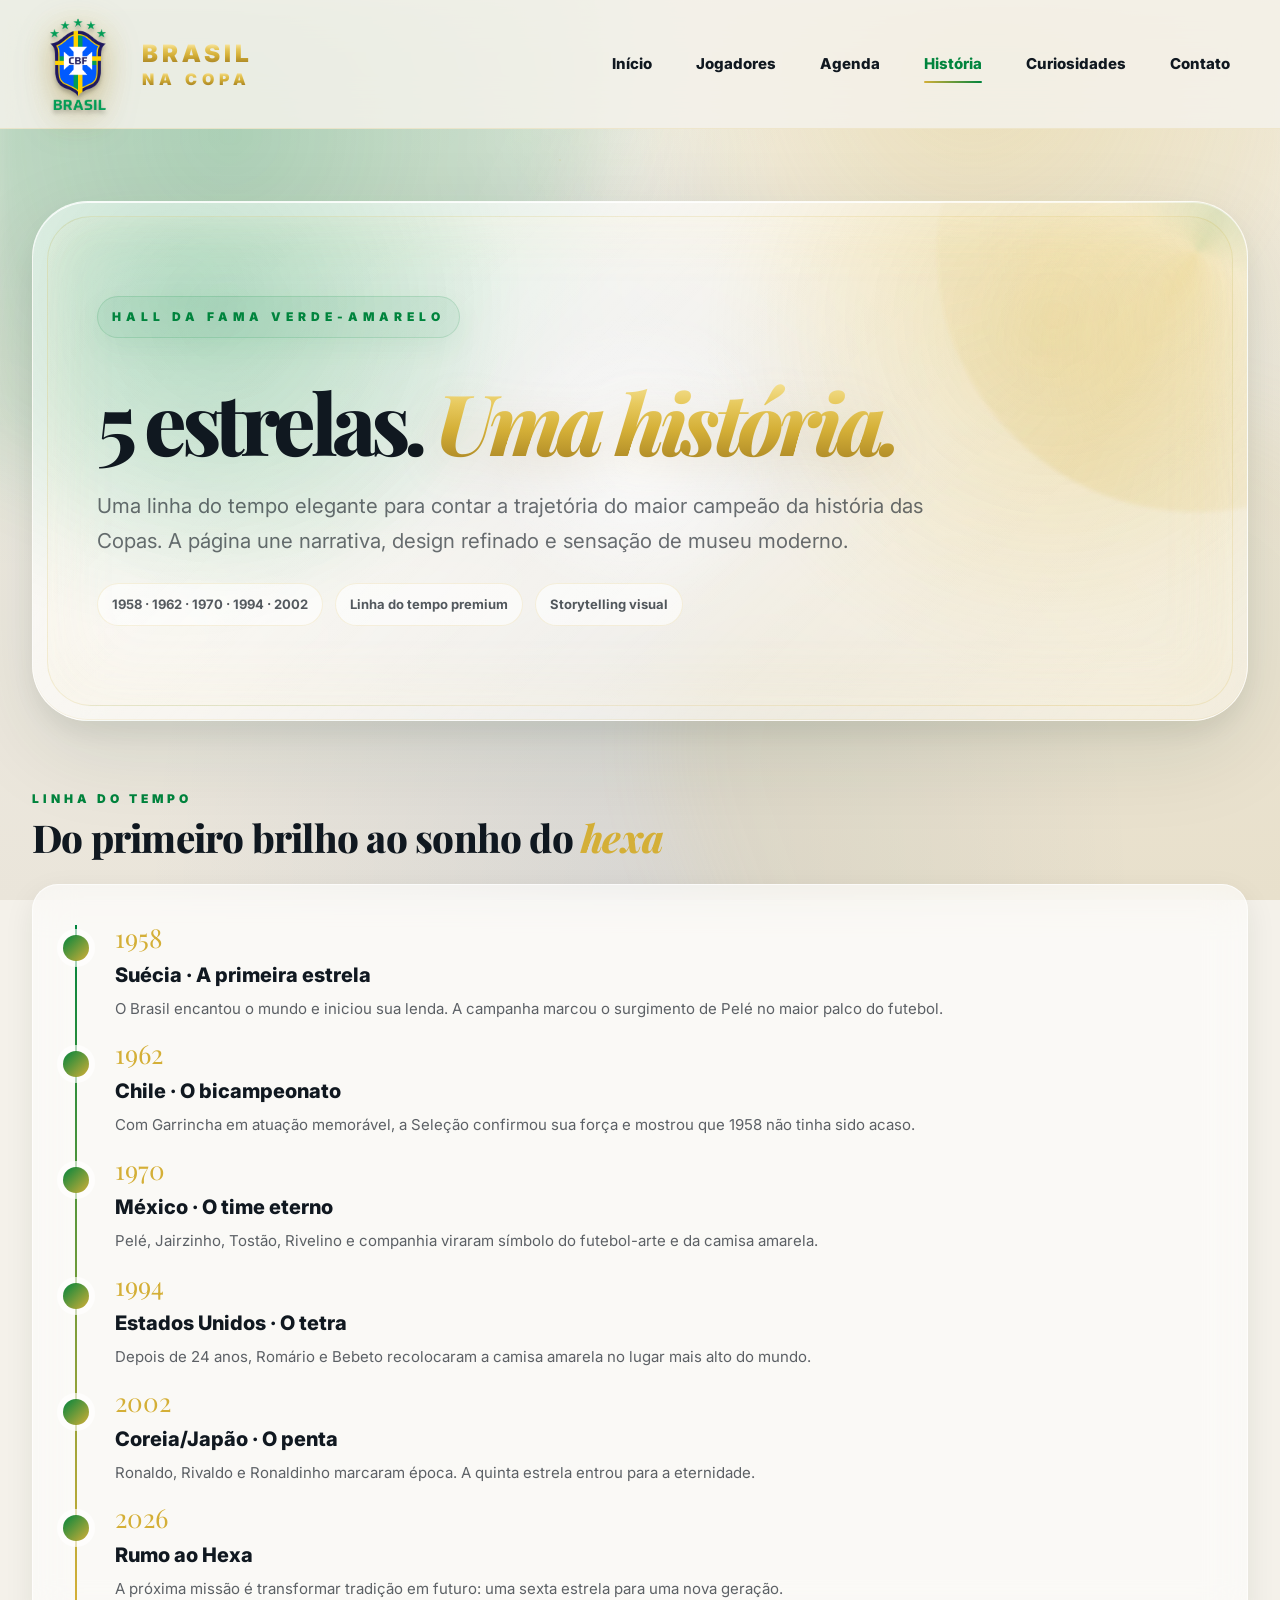
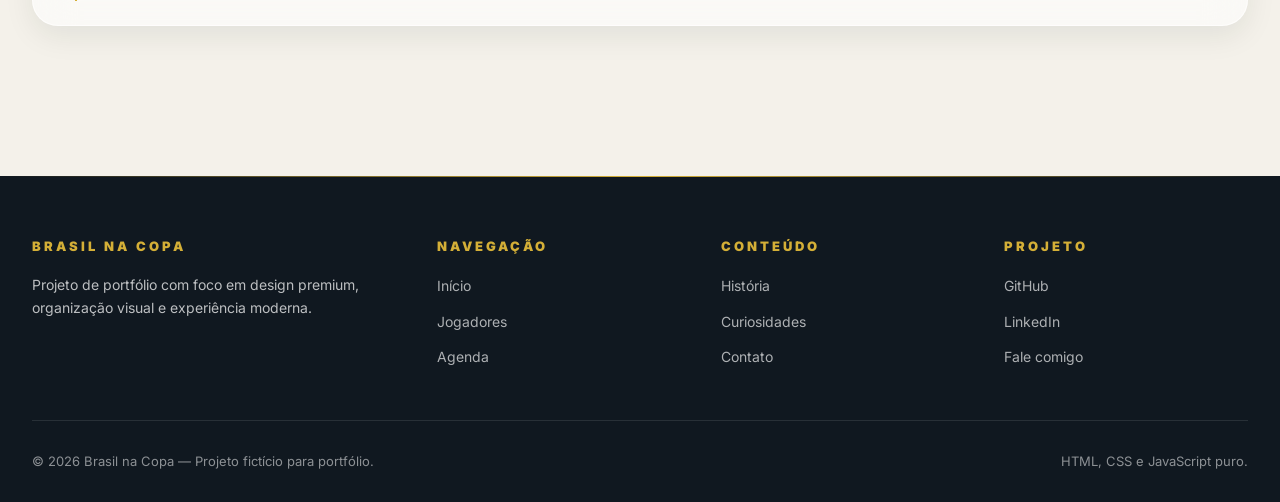
<file: historia.html>
<!DOCTYPE html>
<html lang="pt-BR">
<head>
  <meta charset="UTF-8">
  <meta name="viewport" content="width=device-width, initial-scale=1.0">
  <title>História — Brasil na Copa 2026</title>
  <meta name="description" content="A história da Seleção Brasileira em Copas do Mundo.">

  <link rel="preconnect" href="https://fonts.googleapis.com">
  <link rel="preconnect" href="https://fonts.gstatic.com" crossorigin>
  <link href="https://fonts.googleapis.com/css2?family=Inter:wght@400;500;600;700;800;900&family=Playfair+Display:wght@500;600;700;800&display=swap" rel="stylesheet">

  <link rel="stylesheet" href="css/style.css">
</head>

<body>
  <div class="bg-pattern"></div>
  <div class="bg-stars"></div>

  <header class="site-header">
    <div class="container header-inner">
      <a href="index.html" class="logo">
        <div class="logo-mark">
          <img src="./imagens/icons/logo.png" alt="Logo Brasil na Copa" class="logo-img">
        </div>

        <div class="logo-text">
          <span class="top">Brasil</span>
          <span class="bottom">NA COPA</span>
        </div>
      </a>

      <nav class="main-nav">
        <ul>
          <li><a href="index.html">Início</a></li>
          <li><a href="jogadores.html">Jogadores</a></li>
          <li><a href="agenda.html">Agenda</a></li>
          <li><a href="historia.html" class="active">História</a></li>
          <li><a href="curiosidades.html">Curiosidades</a></li>
          <li><a href="contato.html">Contato</a></li>
        </ul>
      </nav>

      <button class="menu-toggle" aria-label="Abrir menu">
        <span></span>
        <span></span>
        <span></span>
      </button>
    </div>
  </header>

  <section class="page-hero">
    <div class="container">
      <div class="page-hero-card reveal">
        <span class="page-eyebrow">hall da fama verde-amarelo</span>

        <h1 class="page-title">
          5 estrelas. <span class="gold">Uma história.</span>
        </h1>

        <p class="page-copy">
          Uma linha do tempo elegante para contar a trajetória do maior campeão da história das Copas.
          A página une narrativa, design refinado e sensação de museu moderno.
        </p>

        <div class="inline-badges">
          <span class="inline-badge">1958 · 1962 · 1970 · 1994 · 2002</span>
          <span class="inline-badge">Linha do tempo premium</span>
          <span class="inline-badge">Storytelling visual</span>
        </div>
      </div>
    </div>
  </section>

  <section class="page-section">
    <div class="container">
      <div class="section-topbar">
        <div>
          <div class="section-kicker">linha do tempo</div>

          <h2 class="section-heading">
            Do primeiro brilho ao sonho do <span class="gold">hexa</span>
          </h2>
        </div>
      </div>

      <div class="content-card">
        <div class="timeline">
          <article class="timeline-item">
            <span class="timeline-dot"></span>
            <div class="timeline-year">1958</div>
            <h3 class="timeline-title">Suécia · A primeira estrela</h3>
            <p class="timeline-text">
              O Brasil encantou o mundo e iniciou sua lenda. A campanha marcou o surgimento de Pelé no maior palco do futebol.
            </p>
          </article>

          <article class="timeline-item">
            <span class="timeline-dot"></span>
            <div class="timeline-year">1962</div>
            <h3 class="timeline-title">Chile · O bicampeonato</h3>
            <p class="timeline-text">
              Com Garrincha em atuação memorável, a Seleção confirmou sua força e mostrou que 1958 não tinha sido acaso.
            </p>
          </article>

          <article class="timeline-item">
            <span class="timeline-dot"></span>
            <div class="timeline-year">1970</div>
            <h3 class="timeline-title">México · O time eterno</h3>
            <p class="timeline-text">
              Pelé, Jairzinho, Tostão, Rivelino e companhia viraram símbolo do futebol-arte e da camisa amarela.
            </p>
          </article>

          <article class="timeline-item">
            <span class="timeline-dot"></span>
            <div class="timeline-year">1994</div>
            <h3 class="timeline-title">Estados Unidos · O tetra</h3>
            <p class="timeline-text">
              Depois de 24 anos, Romário e Bebeto recolocaram a camisa amarela no lugar mais alto do mundo.
            </p>
          </article>

          <article class="timeline-item">
            <span class="timeline-dot"></span>
            <div class="timeline-year">2002</div>
            <h3 class="timeline-title">Coreia/Japão · O penta</h3>
            <p class="timeline-text">
              Ronaldo, Rivaldo e Ronaldinho marcaram época. A quinta estrela entrou para a eternidade.
            </p>
          </article>

          <article class="timeline-item">
            <span class="timeline-dot"></span>
            <div class="timeline-year">2026</div>
            <h3 class="timeline-title">Rumo ao Hexa</h3>
            <p class="timeline-text">
              A próxima missão é transformar tradição em futuro: uma sexta estrela para uma nova geração.
            </p>
          </article>
        </div>
      </div>
    </div>
  </section>

  <footer class="site-footer">
    <div class="container">
      <div class="footer-grid">
        <div class="footer-col">
          <h4>Brasil na Copa</h4>
          <p>Projeto de portfólio com foco em design premium, organização visual e experiência moderna.</p>
        </div>

        <div class="footer-col">
          <h4>Navegação</h4>
          <ul>
            <li><a href="index.html">Início</a></li>
            <li><a href="jogadores.html">Jogadores</a></li>
            <li><a href="agenda.html">Agenda</a></li>
          </ul>
        </div>

        <div class="footer-col">
          <h4>Conteúdo</h4>
          <ul>
            <li><a href="historia.html">História</a></li>
            <li><a href="curiosidades.html">Curiosidades</a></li>
            <li><a href="contato.html">Contato</a></li>
          </ul>
        </div>

        <div class="footer-col">
          <h4>Projeto</h4>
          <ul>
            <li><a href="#">GitHub</a></li>
            <li><a href="#">LinkedIn</a></li>
            <li><a href="contato.html">Fale comigo</a></li>
          </ul>
        </div>
      </div>

      <div class="footer-bottom">
        <span>© 2026 Brasil na Copa — Projeto fictício para portfólio.</span>
        <span>HTML, CSS e JavaScript puro.</span>
      </div>
    </div>
  </footer>

  <script src="js/script.js"></script>
</body>
</html>
</file>
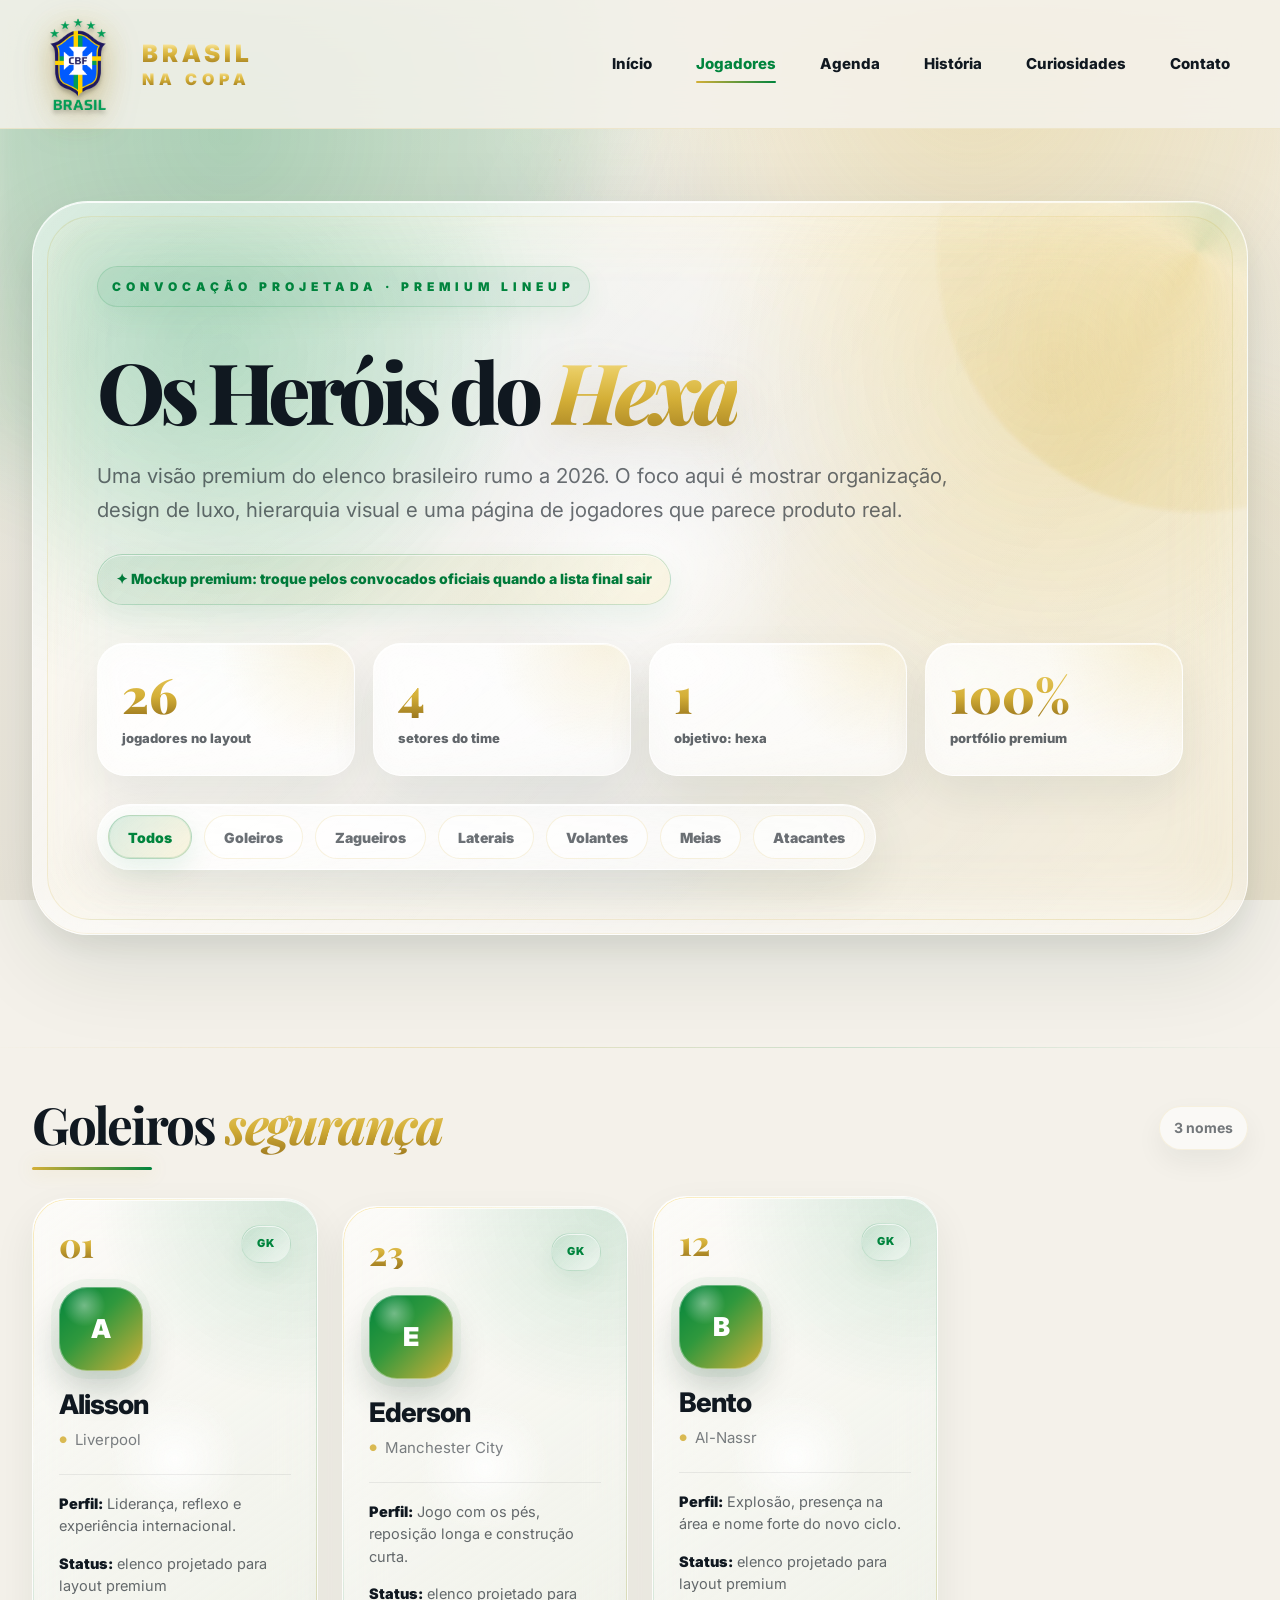
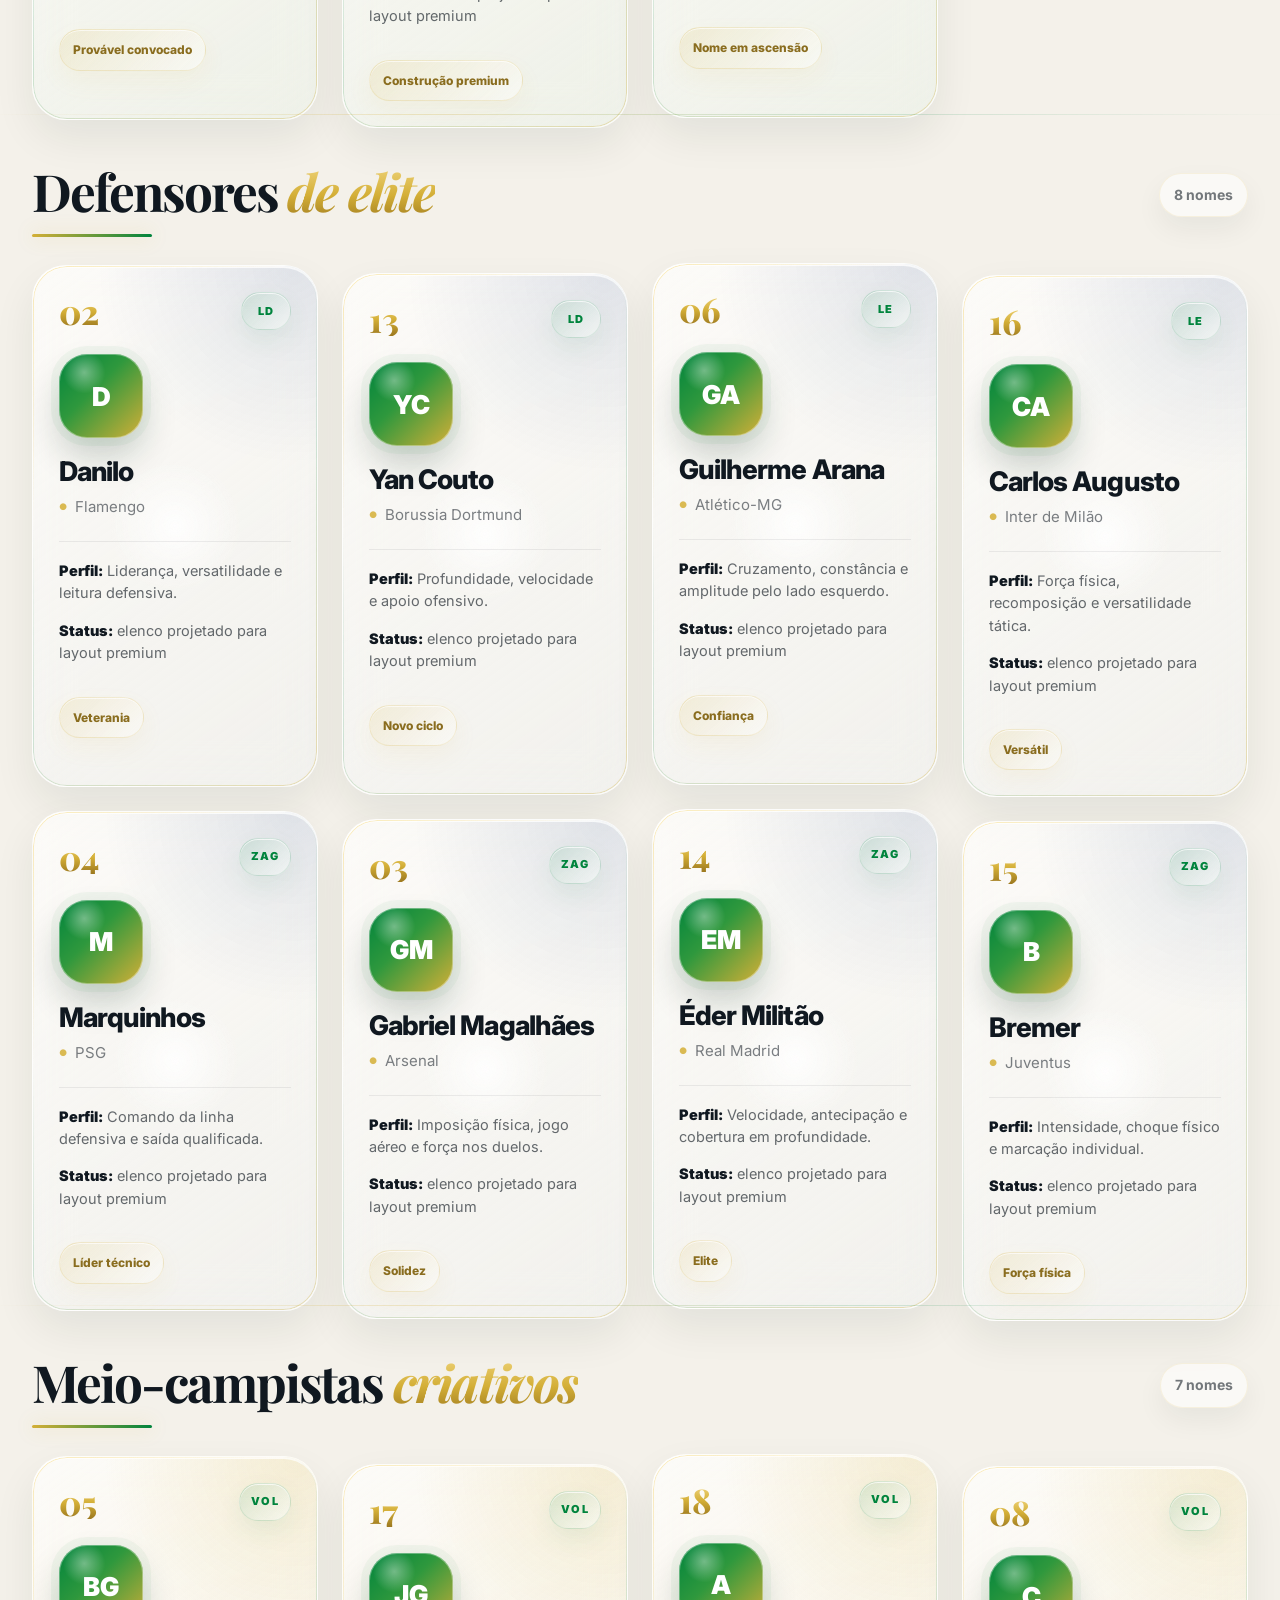
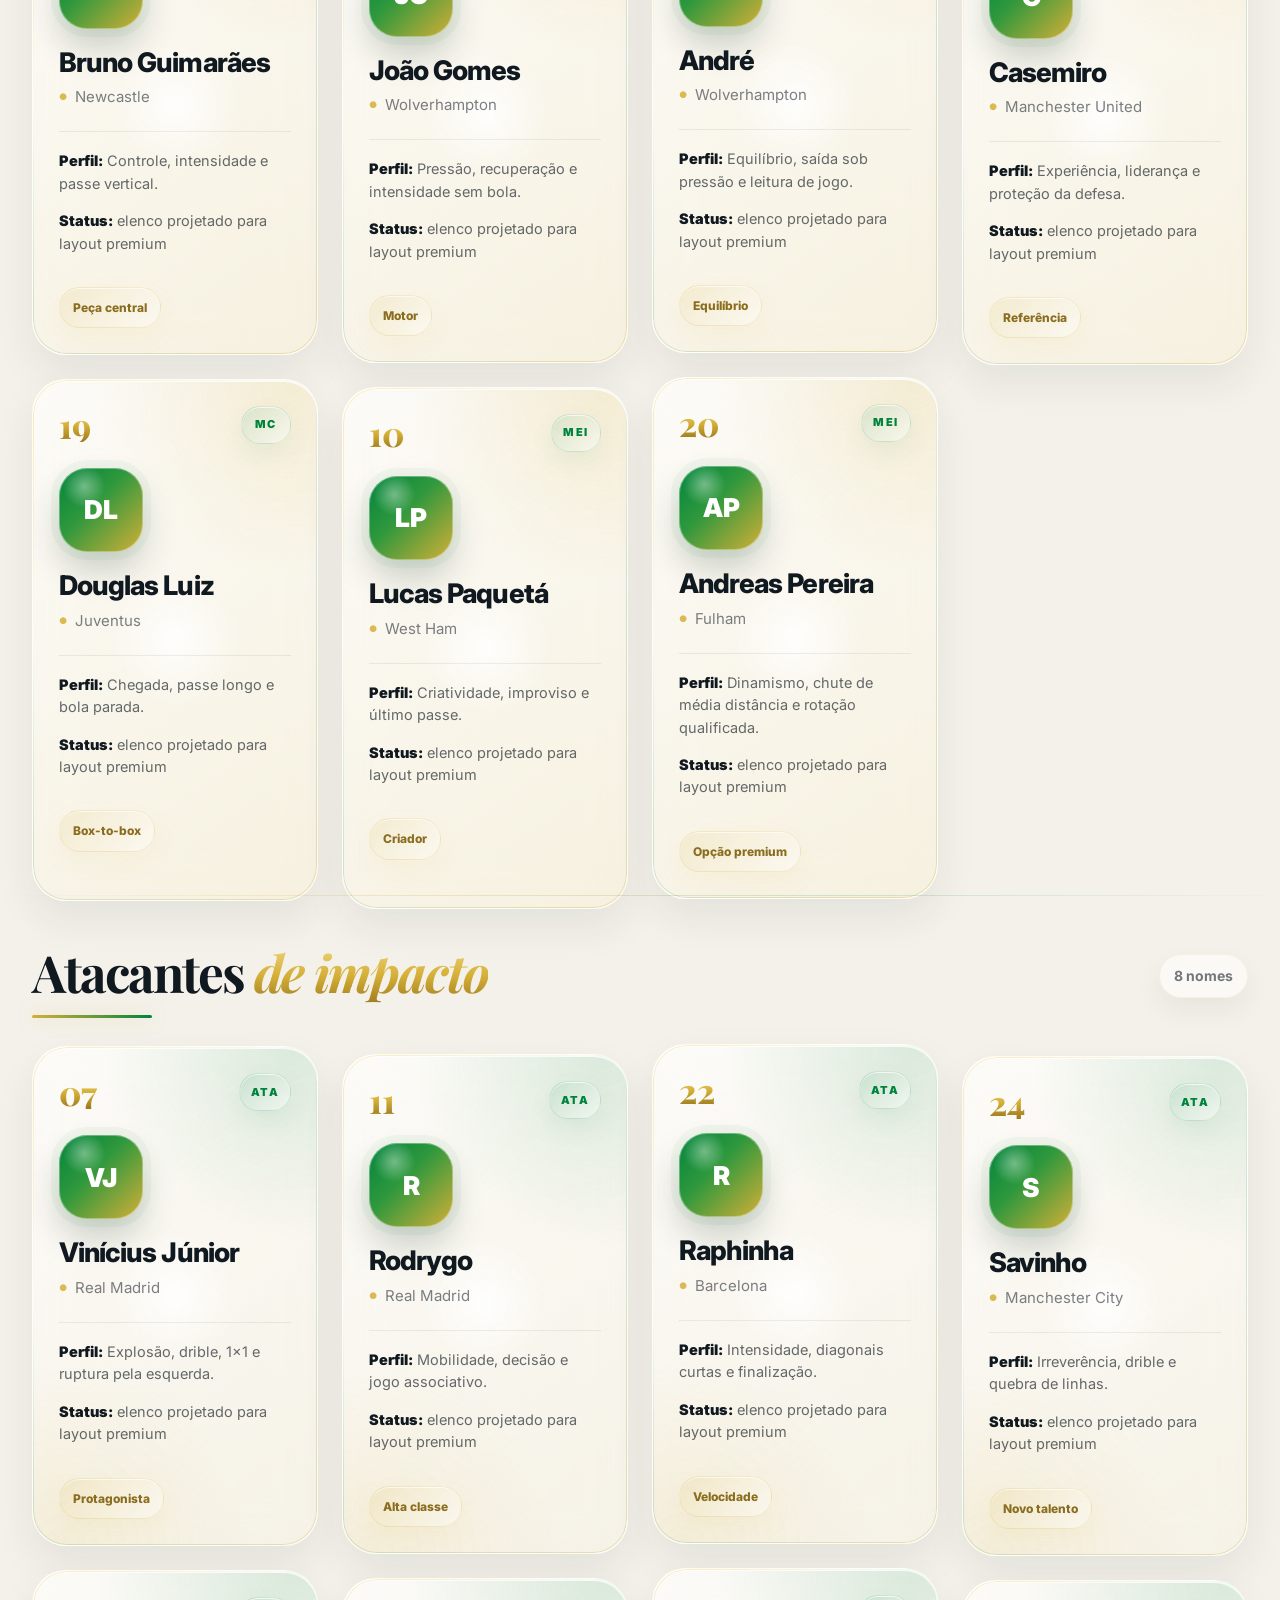
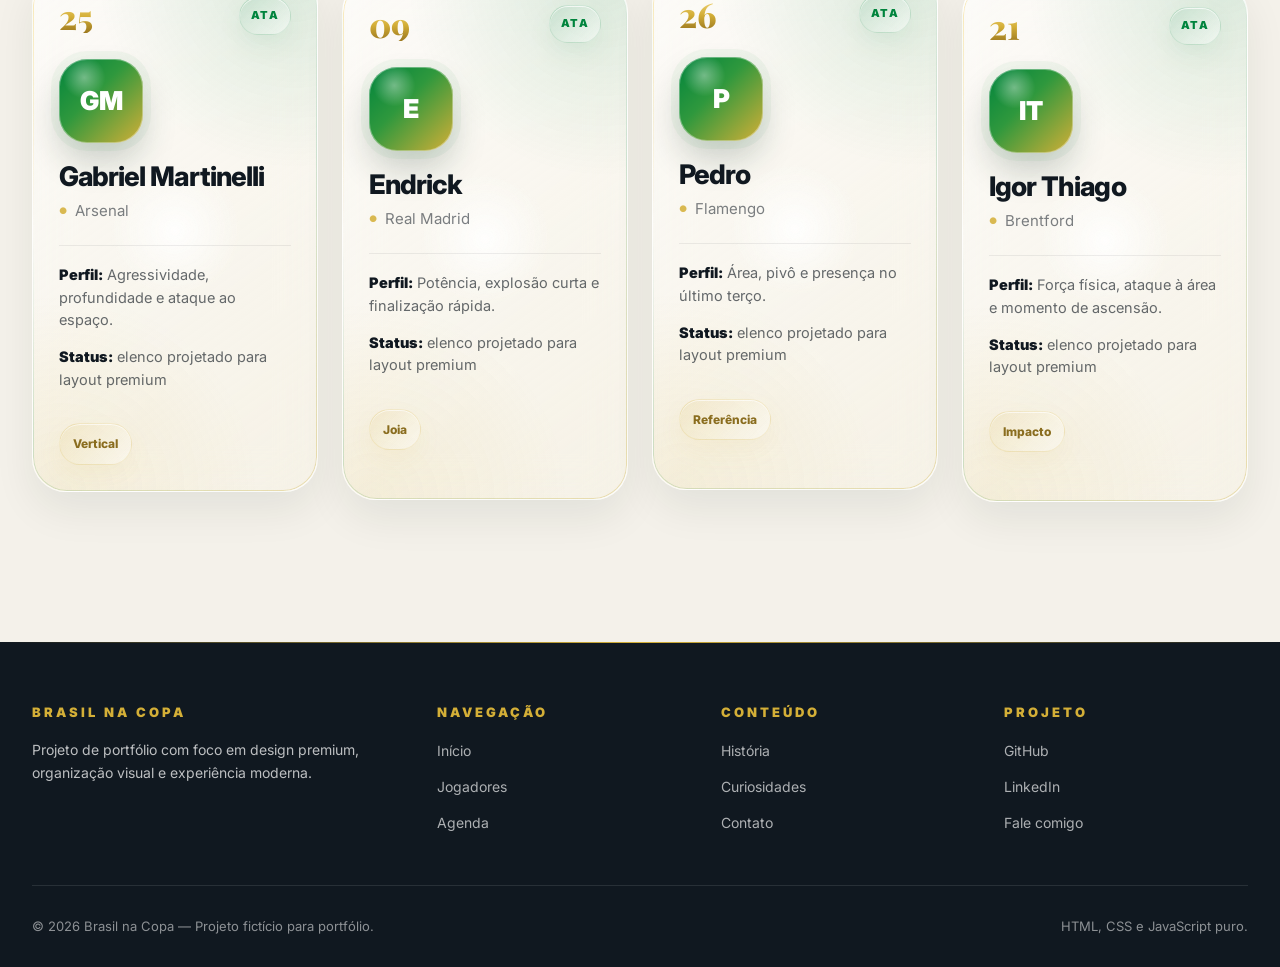
<file: jogadores.html>
<!DOCTYPE html>
<html lang="pt-BR">
<head>
  <meta charset="UTF-8">
  <meta name="viewport" content="width=device-width, initial-scale=1.0">
  <title>Jogadores — Brasil na Copa 2026</title>
  <meta name="description" content="Elenco projetado do Brasil para a Copa do Mundo 2026.">

  <link rel="preconnect" href="https://fonts.googleapis.com">
  <link rel="preconnect" href="https://fonts.gstatic.com" crossorigin>
  <link href="https://fonts.googleapis.com/css2?family=Inter:wght@400;500;600;700;800;900&family=Playfair+Display:wght@500;600;700;800&display=swap" rel="stylesheet">

  <link rel="stylesheet" href="css/style.css">
</head>

<body>
  <div class="bg-pattern"></div>
  <div class="bg-stars"></div>

  <header class="site-header">
    <div class="container header-inner">
      <a href="index.html" class="logo">
        <div class="logo-mark">
          <img src="./imagens/icons/logo.png" alt="Logo Brasil na Copa" class="logo-img">
        </div>

        <div class="logo-text">
          <span class="top">Brasil</span>
          <span class="bottom">NA COPA</span>
        </div>
      </a>

      <nav class="main-nav">
        <ul>
          <li><a href="index.html">Início</a></li>
          <li><a href="jogadores.html" class="active">Jogadores</a></li>
          <li><a href="agenda.html">Agenda</a></li>
          <li><a href="historia.html">História</a></li>
          <li><a href="curiosidades.html">Curiosidades</a></li>
          <li><a href="contato.html">Contato</a></li>
        </ul>
      </nav>

      <button class="menu-toggle" aria-label="Abrir menu">
        <span></span>
        <span></span>
        <span></span>
      </button>
    </div>
  </header>

  <section class="page-hero">
    <div class="container">
      <div class="page-hero-card reveal">
        <span class="page-eyebrow">convocação projetada · premium lineup</span>

        <h1 class="page-title">
          Os Heróis do <span class="gold">Hexa</span>
        </h1>

        <p class="page-copy">
          Uma visão premium do elenco brasileiro rumo a 2026. O foco aqui é mostrar organização,
          design de luxo, hierarquia visual e uma página de jogadores que parece produto real.
        </p>

        <div class="page-note">
          ✦ Mockup premium: troque pelos convocados oficiais quando a lista final sair
        </div>

        <div class="stats-strip">
          <div class="item">
            <div class="number">26</div>
            <div class="label">jogadores no layout</div>
          </div>

          <div class="item">
            <div class="number">4</div>
            <div class="label">setores do time</div>
          </div>

          <div class="item">
            <div class="number">1</div>
            <div class="label">objetivo: hexa</div>
          </div>

          <div class="item">
            <div class="number">100%</div>
            <div class="label">portfólio premium</div>
          </div>
        </div>

        <div class="filter-row">
          <button class="filter-chip active" data-filter="all">Todos</button>
          <button class="filter-chip" data-filter="GK">Goleiros</button>
          <button class="filter-chip" data-filter="ZAG">Zagueiros</button>
          <button class="filter-chip" data-filter="LD">Laterais</button>
          <button class="filter-chip" data-filter="VOL">Volantes</button>
          <button class="filter-chip" data-filter="MEI">Meias</button>
          <button class="filter-chip" data-filter="ATA">Atacantes</button>
        </div>
      </div>
    </div>
  </section>

  <section class="page-section">
    <div class="container">

      <div class="player-block">
        <div class="player-block-head">
          <h2 class="player-block-title">Goleiros <span>segurança</span></h2>
          <span class="player-block-count">3 nomes</span>
        </div>

        <div class="player-grid">
          <article class="player-card tilt-card" data-position="GK">
            <div class="player-top">
              <span class="player-number">01</span>
              <span class="player-position">GK</span>
            </div>
            <div class="player-avatar">A</div>
            <h3 class="player-name">Alisson</h3>
            <p class="player-club">Liverpool</p>
            <ul class="player-meta">
              <li><strong>Perfil:</strong> Liderança, reflexo e experiência internacional.</li>
              <li><strong>Status:</strong> elenco projetado para layout premium</li>
            </ul>
            <span class="player-tag">Provável convocado</span>
          </article>

          <article class="player-card tilt-card" data-position="GK">
            <div class="player-top">
              <span class="player-number">23</span>
              <span class="player-position">GK</span>
            </div>
            <div class="player-avatar">E</div>
            <h3 class="player-name">Ederson</h3>
            <p class="player-club">Manchester City</p>
            <ul class="player-meta">
              <li><strong>Perfil:</strong> Jogo com os pés, reposição longa e construção curta.</li>
              <li><strong>Status:</strong> elenco projetado para layout premium</li>
            </ul>
            <span class="player-tag">Construção premium</span>
          </article>

          <article class="player-card tilt-card" data-position="GK">
            <div class="player-top">
              <span class="player-number">12</span>
              <span class="player-position">GK</span>
            </div>
            <div class="player-avatar">B</div>
            <h3 class="player-name">Bento</h3>
            <p class="player-club">Al-Nassr</p>
            <ul class="player-meta">
              <li><strong>Perfil:</strong> Explosão, presença na área e nome forte do novo ciclo.</li>
              <li><strong>Status:</strong> elenco projetado para layout premium</li>
            </ul>
            <span class="player-tag">Nome em ascensão</span>
          </article>
        </div>
      </div>

      <div class="player-block">
        <div class="player-block-head">
          <h2 class="player-block-title">Defensores <span>de elite</span></h2>
          <span class="player-block-count">8 nomes</span>
        </div>

        <div class="player-grid">
          <article class="player-card tilt-card" data-position="LD">
            <div class="player-top">
              <span class="player-number">02</span>
              <span class="player-position">LD</span>
            </div>
            <div class="player-avatar">D</div>
            <h3 class="player-name">Danilo</h3>
            <p class="player-club">Flamengo</p>
            <ul class="player-meta">
              <li><strong>Perfil:</strong> Liderança, versatilidade e leitura defensiva.</li>
              <li><strong>Status:</strong> elenco projetado para layout premium</li>
            </ul>
            <span class="player-tag">Veterania</span>
          </article>

          <article class="player-card tilt-card" data-position="LD">
            <div class="player-top">
              <span class="player-number">13</span>
              <span class="player-position">LD</span>
            </div>
            <div class="player-avatar">YC</div>
            <h3 class="player-name">Yan Couto</h3>
            <p class="player-club">Borussia Dortmund</p>
            <ul class="player-meta">
              <li><strong>Perfil:</strong> Profundidade, velocidade e apoio ofensivo.</li>
              <li><strong>Status:</strong> elenco projetado para layout premium</li>
            </ul>
            <span class="player-tag">Novo ciclo</span>
          </article>

          <article class="player-card tilt-card" data-position="LE">
            <div class="player-top">
              <span class="player-number">06</span>
              <span class="player-position">LE</span>
            </div>
            <div class="player-avatar">GA</div>
            <h3 class="player-name">Guilherme Arana</h3>
            <p class="player-club">Atlético-MG</p>
            <ul class="player-meta">
              <li><strong>Perfil:</strong> Cruzamento, constância e amplitude pelo lado esquerdo.</li>
              <li><strong>Status:</strong> elenco projetado para layout premium</li>
            </ul>
            <span class="player-tag">Confiança</span>
          </article>

          <article class="player-card tilt-card" data-position="LE">
            <div class="player-top">
              <span class="player-number">16</span>
              <span class="player-position">LE</span>
            </div>
            <div class="player-avatar">CA</div>
            <h3 class="player-name">Carlos Augusto</h3>
            <p class="player-club">Inter de Milão</p>
            <ul class="player-meta">
              <li><strong>Perfil:</strong> Força física, recomposição e versatilidade tática.</li>
              <li><strong>Status:</strong> elenco projetado para layout premium</li>
            </ul>
            <span class="player-tag">Versátil</span>
          </article>

          <article class="player-card tilt-card" data-position="ZAG">
            <div class="player-top">
              <span class="player-number">04</span>
              <span class="player-position">ZAG</span>
            </div>
            <div class="player-avatar">M</div>
            <h3 class="player-name">Marquinhos</h3>
            <p class="player-club">PSG</p>
            <ul class="player-meta">
              <li><strong>Perfil:</strong> Comando da linha defensiva e saída qualificada.</li>
              <li><strong>Status:</strong> elenco projetado para layout premium</li>
            </ul>
            <span class="player-tag">Líder técnico</span>
          </article>

          <article class="player-card tilt-card" data-position="ZAG">
            <div class="player-top">
              <span class="player-number">03</span>
              <span class="player-position">ZAG</span>
            </div>
            <div class="player-avatar">GM</div>
            <h3 class="player-name">Gabriel Magalhães</h3>
            <p class="player-club">Arsenal</p>
            <ul class="player-meta">
              <li><strong>Perfil:</strong> Imposição física, jogo aéreo e força nos duelos.</li>
              <li><strong>Status:</strong> elenco projetado para layout premium</li>
            </ul>
            <span class="player-tag">Solidez</span>
          </article>

          <article class="player-card tilt-card" data-position="ZAG">
            <div class="player-top">
              <span class="player-number">14</span>
              <span class="player-position">ZAG</span>
            </div>
            <div class="player-avatar">EM</div>
            <h3 class="player-name">Éder Militão</h3>
            <p class="player-club">Real Madrid</p>
            <ul class="player-meta">
              <li><strong>Perfil:</strong> Velocidade, antecipação e cobertura em profundidade.</li>
              <li><strong>Status:</strong> elenco projetado para layout premium</li>
            </ul>
            <span class="player-tag">Elite</span>
          </article>

          <article class="player-card tilt-card" data-position="ZAG">
            <div class="player-top">
              <span class="player-number">15</span>
              <span class="player-position">ZAG</span>
            </div>
            <div class="player-avatar">B</div>
            <h3 class="player-name">Bremer</h3>
            <p class="player-club">Juventus</p>
            <ul class="player-meta">
              <li><strong>Perfil:</strong> Intensidade, choque físico e marcação individual.</li>
              <li><strong>Status:</strong> elenco projetado para layout premium</li>
            </ul>
            <span class="player-tag">Força física</span>
          </article>
        </div>
      </div>

      <div class="player-block">
        <div class="player-block-head">
          <h2 class="player-block-title">Meio-campistas <span>criativos</span></h2>
          <span class="player-block-count">7 nomes</span>
        </div>

        <div class="player-grid">
          <article class="player-card tilt-card" data-position="VOL">
            <div class="player-top">
              <span class="player-number">05</span>
              <span class="player-position">VOL</span>
            </div>
            <div class="player-avatar">BG</div>
            <h3 class="player-name">Bruno Guimarães</h3>
            <p class="player-club">Newcastle</p>
            <ul class="player-meta">
              <li><strong>Perfil:</strong> Controle, intensidade e passe vertical.</li>
              <li><strong>Status:</strong> elenco projetado para layout premium</li>
            </ul>
            <span class="player-tag">Peça central</span>
          </article>

          <article class="player-card tilt-card" data-position="VOL">
            <div class="player-top">
              <span class="player-number">17</span>
              <span class="player-position">VOL</span>
            </div>
            <div class="player-avatar">JG</div>
            <h3 class="player-name">João Gomes</h3>
            <p class="player-club">Wolverhampton</p>
            <ul class="player-meta">
              <li><strong>Perfil:</strong> Pressão, recuperação e intensidade sem bola.</li>
              <li><strong>Status:</strong> elenco projetado para layout premium</li>
            </ul>
            <span class="player-tag">Motor</span>
          </article>

          <article class="player-card tilt-card" data-position="VOL">
            <div class="player-top">
              <span class="player-number">18</span>
              <span class="player-position">VOL</span>
            </div>
            <div class="player-avatar">A</div>
            <h3 class="player-name">André</h3>
            <p class="player-club">Wolverhampton</p>
            <ul class="player-meta">
              <li><strong>Perfil:</strong> Equilíbrio, saída sob pressão e leitura de jogo.</li>
              <li><strong>Status:</strong> elenco projetado para layout premium</li>
            </ul>
            <span class="player-tag">Equilíbrio</span>
          </article>

          <article class="player-card tilt-card" data-position="VOL">
            <div class="player-top">
              <span class="player-number">08</span>
              <span class="player-position">VOL</span>
            </div>
            <div class="player-avatar">C</div>
            <h3 class="player-name">Casemiro</h3>
            <p class="player-club">Manchester United</p>
            <ul class="player-meta">
              <li><strong>Perfil:</strong> Experiência, liderança e proteção da defesa.</li>
              <li><strong>Status:</strong> elenco projetado para layout premium</li>
            </ul>
            <span class="player-tag">Referência</span>
          </article>

          <article class="player-card tilt-card" data-position="MC">
            <div class="player-top">
              <span class="player-number">19</span>
              <span class="player-position">MC</span>
            </div>
            <div class="player-avatar">DL</div>
            <h3 class="player-name">Douglas Luiz</h3>
            <p class="player-club">Juventus</p>
            <ul class="player-meta">
              <li><strong>Perfil:</strong> Chegada, passe longo e bola parada.</li>
              <li><strong>Status:</strong> elenco projetado para layout premium</li>
            </ul>
            <span class="player-tag">Box-to-box</span>
          </article>

          <article class="player-card tilt-card" data-position="MEI">
            <div class="player-top">
              <span class="player-number">10</span>
              <span class="player-position">MEI</span>
            </div>
            <div class="player-avatar">LP</div>
            <h3 class="player-name">Lucas Paquetá</h3>
            <p class="player-club">West Ham</p>
            <ul class="player-meta">
              <li><strong>Perfil:</strong> Criatividade, improviso e último passe.</li>
              <li><strong>Status:</strong> elenco projetado para layout premium</li>
            </ul>
            <span class="player-tag">Criador</span>
          </article>

          <article class="player-card tilt-card" data-position="MEI">
            <div class="player-top">
              <span class="player-number">20</span>
              <span class="player-position">MEI</span>
            </div>
            <div class="player-avatar">AP</div>
            <h3 class="player-name">Andreas Pereira</h3>
            <p class="player-club">Fulham</p>
            <ul class="player-meta">
              <li><strong>Perfil:</strong> Dinamismo, chute de média distância e rotação qualificada.</li>
              <li><strong>Status:</strong> elenco projetado para layout premium</li>
            </ul>
            <span class="player-tag">Opção premium</span>
          </article>
        </div>
      </div>

      <div class="player-block">
        <div class="player-block-head">
          <h2 class="player-block-title">Atacantes <span>de impacto</span></h2>
          <span class="player-block-count">8 nomes</span>
        </div>

        <div class="player-grid">
          <article class="player-card tilt-card" data-position="ATA">
            <div class="player-top">
              <span class="player-number">07</span>
              <span class="player-position">ATA</span>
            </div>
            <div class="player-avatar">VJ</div>
            <h3 class="player-name">Vinícius Júnior</h3>
            <p class="player-club">Real Madrid</p>
            <ul class="player-meta">
              <li><strong>Perfil:</strong> Explosão, drible, 1x1 e ruptura pela esquerda.</li>
              <li><strong>Status:</strong> elenco projetado para layout premium</li>
            </ul>
            <span class="player-tag">Protagonista</span>
          </article>

          <article class="player-card tilt-card" data-position="ATA">
            <div class="player-top">
              <span class="player-number">11</span>
              <span class="player-position">ATA</span>
            </div>
            <div class="player-avatar">R</div>
            <h3 class="player-name">Rodrygo</h3>
            <p class="player-club">Real Madrid</p>
            <ul class="player-meta">
              <li><strong>Perfil:</strong> Mobilidade, decisão e jogo associativo.</li>
              <li><strong>Status:</strong> elenco projetado para layout premium</li>
            </ul>
            <span class="player-tag">Alta classe</span>
          </article>

          <article class="player-card tilt-card" data-position="ATA">
            <div class="player-top">
              <span class="player-number">22</span>
              <span class="player-position">ATA</span>
            </div>
            <div class="player-avatar">R</div>
            <h3 class="player-name">Raphinha</h3>
            <p class="player-club">Barcelona</p>
            <ul class="player-meta">
              <li><strong>Perfil:</strong> Intensidade, diagonais curtas e finalização.</li>
              <li><strong>Status:</strong> elenco projetado para layout premium</li>
            </ul>
            <span class="player-tag">Velocidade</span>
          </article>

          <article class="player-card tilt-card" data-position="ATA">
            <div class="player-top">
              <span class="player-number">24</span>
              <span class="player-position">ATA</span>
            </div>
            <div class="player-avatar">S</div>
            <h3 class="player-name">Savinho</h3>
            <p class="player-club">Manchester City</p>
            <ul class="player-meta">
              <li><strong>Perfil:</strong> Irreverência, drible e quebra de linhas.</li>
              <li><strong>Status:</strong> elenco projetado para layout premium</li>
            </ul>
            <span class="player-tag">Novo talento</span>
          </article>

          <article class="player-card tilt-card" data-position="ATA">
            <div class="player-top">
              <span class="player-number">25</span>
              <span class="player-position">ATA</span>
            </div>
            <div class="player-avatar">GM</div>
            <h3 class="player-name">Gabriel Martinelli</h3>
            <p class="player-club">Arsenal</p>
            <ul class="player-meta">
              <li><strong>Perfil:</strong> Agressividade, profundidade e ataque ao espaço.</li>
              <li><strong>Status:</strong> elenco projetado para layout premium</li>
            </ul>
            <span class="player-tag">Vertical</span>
          </article>

          <article class="player-card tilt-card" data-position="ATA">
            <div class="player-top">
              <span class="player-number">09</span>
              <span class="player-position">ATA</span>
            </div>
            <div class="player-avatar">E</div>
            <h3 class="player-name">Endrick</h3>
            <p class="player-club">Real Madrid</p>
            <ul class="player-meta">
              <li><strong>Perfil:</strong> Potência, explosão curta e finalização rápida.</li>
              <li><strong>Status:</strong> elenco projetado para layout premium</li>
            </ul>
            <span class="player-tag">Joia</span>
          </article>

          <article class="player-card tilt-card" data-position="ATA">
            <div class="player-top">
              <span class="player-number">26</span>
              <span class="player-position">ATA</span>
            </div>
            <div class="player-avatar">P</div>
            <h3 class="player-name">Pedro</h3>
            <p class="player-club">Flamengo</p>
            <ul class="player-meta">
              <li><strong>Perfil:</strong> Área, pivô e presença no último terço.</li>
              <li><strong>Status:</strong> elenco projetado para layout premium</li>
            </ul>
            <span class="player-tag">Referência</span>
          </article>

          <article class="player-card tilt-card" data-position="ATA">
            <div class="player-top">
              <span class="player-number">21</span>
              <span class="player-position">ATA</span>
            </div>
            <div class="player-avatar">IT</div>
            <h3 class="player-name">Igor Thiago</h3>
            <p class="player-club">Brentford</p>
            <ul class="player-meta">
              <li><strong>Perfil:</strong> Força física, ataque à área e momento de ascensão.</li>
              <li><strong>Status:</strong> elenco projetado para layout premium</li>
            </ul>
            <span class="player-tag">Impacto</span>
          </article>
        </div>
      </div>

    </div>
  </section>

  <footer class="site-footer">
    <div class="container">
      <div class="footer-grid">
        <div class="footer-col">
          <h4>Brasil na Copa</h4>
          <p>Projeto de portfólio com foco em design premium, organização visual e experiência moderna.</p>
        </div>

        <div class="footer-col">
          <h4>Navegação</h4>
          <ul>
            <li><a href="index.html">Início</a></li>
            <li><a href="jogadores.html">Jogadores</a></li>
            <li><a href="agenda.html">Agenda</a></li>
          </ul>
        </div>

        <div class="footer-col">
          <h4>Conteúdo</h4>
          <ul>
            <li><a href="historia.html">História</a></li>
            <li><a href="curiosidades.html">Curiosidades</a></li>
            <li><a href="contato.html">Contato</a></li>
          </ul>
        </div>

        <div class="footer-col">
          <h4>Projeto</h4>
          <ul>
            <li><a href="#">GitHub</a></li>
            <li><a href="#">LinkedIn</a></li>
            <li><a href="contato.html">Fale comigo</a></li>
          </ul>
        </div>
      </div>

      <div class="footer-bottom">
        <span>© 2026 Brasil na Copa — Projeto fictício para portfólio.</span>
        <span>HTML, CSS e JavaScript puro.</span>
      </div>
    </div>
  </footer>

  <script src="js/script.js"></script>
</body>
</html>
</file>
<file: css/style.css>
:root {
  --green-deep: #032A1B;
  --green-dark: #064420;
  --green-brand: #00843D;
  --green-soft: #0A5C33;

  --gold: #D4AF37;
  --gold-soft: #F5DC8B;
  --gold-bright: #FFDF00;

  --blue-deep: #002776;
  --blue-mid: #0B3D91;
  --blue-bright: #0B65C6;

  --ivory-warm: #F4F1EA;
  --white: #FFFFFF;
  --ink: #101820;
  --ink-soft: #1A232C;

  --font-serif: 'Playfair Display', Georgia, 'Times New Roman', serif;
  --font-sans: 'Inter', -apple-system, BlinkMacSystemFont, 'Segoe UI', Roboto, Helvetica, Arial, sans-serif;

  --container: 1280px;

  --radius-md: 20px;
  --radius-lg: 32px;
  --radius-xl: 48px;

  --shadow-soft: 0 10px 30px rgba(3, 42, 27, 0.08);
  --shadow-md: 0 20px 50px rgba(3, 42, 27, 0.12);
  --shadow-lg: 0 30px 80px rgba(3, 42, 27, 0.18);

  --ease: cubic-bezier(0.22, 1, 0.36, 1);
}

*,
*::before,
*::after {
  box-sizing: border-box;
  margin: 0;
  padding: 0;
}

html {
  scroll-behavior: smooth;
}

body {
  font-family: var(--font-sans);
  color: var(--ink);
  background: var(--ivory-warm);
  line-height: 1.6;
  overflow-x: hidden;
  min-height: 100vh;
  position: relative;
}

img {
  max-width: 100%;
  display: block;
}

a {
  text-decoration: none;
  color: inherit;
}

button {
  font-family: inherit;
  cursor: pointer;
  border: none;
  background: none;
}

ul {
  list-style: none;
}

.bg-pattern {
  position: fixed;
  inset: 0;
  z-index: -2;
  pointer-events: none;
  overflow: hidden;
  background:
    radial-gradient(ellipse at top left, rgba(0, 132, 61, 0.12), transparent 45%),
    radial-gradient(ellipse at top right, rgba(212, 175, 55, 0.14), transparent 45%),
    radial-gradient(ellipse at bottom, rgba(0, 39, 118, 0.08), transparent 55%),
    linear-gradient(180deg, var(--ivory-warm) 0%, #EAE5DA 100%);
}

.bg-pattern::before,
.bg-pattern::after {
  content: "";
  position: absolute;
  width: 60vmax;
  height: 60vmax;
  border-radius: 30%;
  opacity: 0.08;
  filter: blur(40px);
}

.bg-pattern::before {
  top: -20vmax;
  left: -15vmax;
  background: var(--green-brand);
  transform: rotate(25deg);
}

.bg-pattern::after {
  bottom: -25vmax;
  right: -15vmax;
  background: var(--gold);
  transform: rotate(-20deg);
}

.bg-stars {
  position: fixed;
  inset: 0;
  z-index: -1;
  pointer-events: none;
  background-image:
    radial-gradient(2px 2px at 20% 30%, rgba(212, 175, 55, 0.45), transparent),
    radial-gradient(1px 1px at 80% 60%, rgba(212, 175, 55, 0.5), transparent),
    radial-gradient(1.5px 1.5px at 40% 80%, rgba(0, 132, 61, 0.35), transparent),
    radial-gradient(1px 1px at 70% 20%, rgba(212, 175, 55, 0.45), transparent),
    radial-gradient(2px 2px at 10% 70%, rgba(0, 39, 118, 0.35), transparent);
  background-size: 800px 800px;
  opacity: 0.65;
}

.container {
  width: 100%;
  max-width: var(--container);
  margin: 0 auto;
  padding: 0 32px;
}

.site-header {
  position: sticky;
  top: 0;
  z-index: 100;
  padding: 18px 0;
  background: rgba(244, 241, 234, 0.86);
  backdrop-filter: blur(22px);
  -webkit-backdrop-filter: blur(22px);
  border-bottom: 1px solid rgba(212, 175, 55, 0.16);
  transition: padding 0.3s var(--ease), box-shadow 0.3s var(--ease);
}

.site-header.scrolled {
  padding: 10px 0;
  box-shadow: 0 12px 35px rgba(3, 42, 27, 0.08);
}

.header-inner {
  display: flex;
  align-items: center;
  justify-content: space-between;
  gap: 32px;
}

.logo {
  display: flex;
  align-items: center;
  gap: 18px;
  flex-shrink: 0;
}

.logo-mark {
  width: 92px;
  height: 92px;
  background: transparent;
  display: flex;
  align-items: center;
  justify-content: center;
  overflow: visible;
  box-shadow: none;
  transition: transform 0.35s var(--ease);
}

.logo-img,
.logo-mark img {
  width: 92px !important;
  height: 92px !important;
  max-width: 92px !important;
  max-height: 92px !important;
  object-fit: contain !important;
  display: block !important;
  filter:
    drop-shadow(0 3px 2px rgba(0, 0, 0, 0.25))
    drop-shadow(0 10px 18px rgba(120, 90, 20, 0.28))
    drop-shadow(0 0 14px rgba(212, 175, 55, 0.28));
  transition: filter 0.35s var(--ease), transform 0.35s var(--ease);
}

.logo:hover .logo-img {
  transform: translateY(-3px) scale(1.04);
  filter:
    drop-shadow(0 4px 2px rgba(0, 0, 0, 0.35))
    drop-shadow(0 12px 22px rgba(120, 90, 20, 0.38))
    drop-shadow(0 0 25px rgba(245, 220, 139, 0.55));
}

.logo-text {
  display: flex;
  flex-direction: column;
  line-height: 1;
  gap: 5px;
}

.logo-text .top,
.logo-text .bottom {
  font-family: var(--font-sans);
  font-weight: 900;
  text-transform: uppercase;
  background: linear-gradient(180deg, #FFF3BD 0%, #E6C659 30%, #D4AF37 55%, #9C781F 100%);
  -webkit-background-clip: text;
  background-clip: text;
  color: transparent;
}

.logo-text .top {
  font-size: 24px;
  letter-spacing: 4px;
}

.logo-text .bottom {
  font-size: 16px;
  letter-spacing: 5px;
}

.main-nav ul {
  display: flex;
  gap: 8px;
  align-items: center;
  list-style: none;
}

.main-nav a {
  display: inline-block;
  padding: 10px 18px;
  font-size: 15px;
  font-weight: 800;
  color: var(--ink);
  border-radius: 12px;
  position: relative;
  transition: color 0.25s var(--ease), background 0.25s var(--ease), transform 0.25s var(--ease);
}

.main-nav a:hover {
  color: var(--green-brand);
  background: rgba(0, 132, 61, 0.07);
  transform: translateY(-1px);
}

.main-nav a.active {
  color: var(--green-brand);
}

.main-nav a.active::after {
  content: "";
  position: absolute;
  left: 18px;
  right: 18px;
  bottom: 3px;
  height: 2px;
  background: linear-gradient(90deg, var(--gold), var(--green-brand));
  border-radius: 999px;
}

.menu-toggle {
  display: none;
  width: 44px;
  height: 44px;
  border-radius: 12px;
  background: rgba(0, 132, 61, 0.08);
  align-items: center;
  justify-content: center;
  flex-direction: column;
  gap: 5px;
}

.menu-toggle span {
  width: 22px;
  height: 2px;
  background: var(--ink);
  border-radius: 2px;
  transition: transform 0.3s var(--ease), opacity 0.3s var(--ease);
}

.menu-toggle.open span:nth-child(1) {
  transform: translateY(7px) rotate(45deg);
}

.menu-toggle.open span:nth-child(2) {
  opacity: 0;
}

.menu-toggle.open span:nth-child(3) {
  transform: translateY(-7px) rotate(-45deg);
}

.hero {
  padding: 42px 0 80px;
}

.hero-card {
  position: relative;
  border-radius: var(--radius-xl);
  overflow: hidden;
  min-height: 570px;
  display: flex;
  align-items: center;
  isolation: isolate;
  border: 1px solid rgba(212, 175, 55, 0.28);
  box-shadow:
    0 0 0 1px rgba(212, 175, 55, 0.3),
    0 0 0 3px rgba(212, 175, 55, 0.05),
    0 30px 80px rgba(3, 42, 27, 0.3),
    0 10px 30px rgba(0, 0, 0, 0.18),
    inset 0 1px 0 rgba(245, 220, 139, 0.12);
}

.hero-card::after {
  content: "";
  position: absolute;
  inset: 0;
  border-radius: var(--radius-xl);
  background: linear-gradient(135deg, rgba(245, 220, 139, 0.42), transparent 30%, transparent 70%, rgba(212, 175, 55, 0.28));
  -webkit-mask: linear-gradient(#000 0 0) content-box, linear-gradient(#000 0 0);
  -webkit-mask-composite: xor;
  mask-composite: exclude;
  padding: 1px;
  pointer-events: none;
  z-index: 3;
}

.hero-bg {
  position: absolute;
  inset: 0;
  background-image: url("../imagens/backgrounds/hero.png");
  background-size: cover;
  background-position: center;
  z-index: -3;
  transform: scale(1.05);
  transition: transform 8s var(--ease);
}

.hero-card:hover .hero-bg {
  transform: scale(1.1);
}

.hero-overlay {
  position: absolute;
  inset: 0;
  z-index: -2;
  background:
    radial-gradient(circle at 72% 28%, rgba(255, 223, 0, 0.20), transparent 32%),
    radial-gradient(ellipse at center, transparent 0%, rgba(3, 42, 27, 0.35) 58%, rgba(3, 42, 27, 0.78) 100%),
    linear-gradient(135deg, rgba(3, 42, 27, 0.60) 0%, rgba(0, 39, 118, 0.48) 100%);
}

.hero-inner-border {
  position: absolute;
  inset: 14px;
  border: 1px solid rgba(245, 220, 139, 0.30);
  border-radius: calc(var(--radius-xl) - 14px);
  box-shadow: inset 0 0 40px rgba(0, 0, 0, 0.22);
  pointer-events: none;
  z-index: 1;
}

.hero-content {
  position: relative;
  z-index: 2;
  padding: 64px 80px;
  max-width: 760px;
}

.hero-eyebrow {
  display: inline-flex;
  align-items: center;
  gap: 12px;
  font-size: 12px;
  font-weight: 900;
  letter-spacing: 5px;
  color: var(--gold-soft);
  margin-bottom: 28px;
  text-transform: uppercase;
}

.hero-eyebrow::before {
  content: "";
  width: 38px;
  height: 2px;
  background: linear-gradient(90deg, var(--gold), var(--gold-bright));
  border-radius: 999px;
}

.hero-title {
  font-family: var(--font-serif);
  font-size: clamp(42px, 5.5vw, 78px);
  line-height: 1.03;
  font-weight: 800;
  letter-spacing: -0.03em;
  background: linear-gradient(180deg, #F9E9B6 0%, var(--gold-soft) 40%, #B8932E 100%);
  -webkit-background-clip: text;
  background-clip: text;
  color: transparent;
  text-shadow:
    0 1px 0 rgba(0, 0, 0, 0.3),
    0 2px 0 rgba(0, 0, 0, 0.25),
    0 12px 30px rgba(0, 0, 0, 0.5),
    0 0 60px rgba(212, 175, 55, 0.2);
}

.hero-title .accent {
  background: linear-gradient(180deg, #FFFFFF 0%, #E8E8E8 100%);
  -webkit-background-clip: text;
  background-clip: text;
  color: transparent;
  font-style: italic;
  font-weight: 650;
}

.hero-subtitle {
  margin-top: 28px;
  font-size: 17px;
  line-height: 1.65;
  color: rgba(255, 255, 255, 0.88);
  max-width: 560px;
  font-weight: 450;
}

.hero-actions {
  margin-top: 40px;
  display: flex;
  gap: 14px;
  flex-wrap: wrap;
}

.btn {
  display: inline-flex;
  align-items: center;
  justify-content: center;
  gap: 10px;
  padding: 16px 32px;
  border-radius: 999px;
  font-size: 15px;
  font-weight: 800;
  letter-spacing: 0.2px;
  transition: transform 0.25s var(--ease), box-shadow 0.25s var(--ease), background 0.25s var(--ease);
  cursor: pointer;
  white-space: nowrap;
}

.btn-primary {
  background: linear-gradient(135deg, var(--gold) 0%, var(--gold-bright) 100%);
  color: var(--ink);
  box-shadow: 0 10px 30px rgba(212, 175, 55, 0.35), inset 0 1px 0 rgba(255, 255, 255, 0.3);
}

.btn-primary:hover {
  transform: translateY(-3px);
  box-shadow: 0 15px 40px rgba(212, 175, 55, 0.45), inset 0 1px 0 rgba(255, 255, 255, 0.3);
}

.btn-secondary {
  background: rgba(255, 255, 255, 0.11);
  color: var(--white);
  backdrop-filter: blur(10px);
  -webkit-backdrop-filter: blur(10px);
  border: 1px solid rgba(255, 255, 255, 0.28);
}

.btn-secondary:hover {
  background: rgba(255, 255, 255, 0.18);
  transform: translateY(-3px);
}

.section {
  padding: 82px 0;
}

.section-head {
  text-align: center;
  max-width: 760px;
  margin: 0 auto 60px;
}

.section-eyebrow {
  display: inline-block;
  font-size: 12px;
  font-weight: 900;
  letter-spacing: 4px;
  color: var(--green-brand);
  text-transform: uppercase;
  margin-bottom: 16px;
}

.section-title,
.section-heading,
.page-title {
  font-family: var(--font-serif);
  line-height: 1.1;
  font-weight: 800;
  color: var(--ink);
  letter-spacing: -0.02em;
}

.section-title {
  font-size: clamp(34px, 4vw, 54px);
}

.section-title .gold,
.section-heading .gold,
.page-title .gold {
  color: var(--gold);
  font-style: italic;
}

.section-subtitle {
  margin-top: 16px;
  font-size: 17px;
  color: rgba(16, 24, 32, 0.66);
}

.feature-grid {
  display: grid;
  grid-template-columns: repeat(3, 1fr);
  gap: 24px;
  margin-top: 24px;
  perspective: 1000px;
}

.feature-card {
  position: relative;
  border-radius: var(--radius-lg);
  overflow: hidden;
  min-height: 320px;
  padding: 32px;
  display: flex;
  flex-direction: column;
  justify-content: space-between;
  cursor: pointer;
  transform-style: preserve-3d;
  transition: transform 0.4s var(--ease), box-shadow 0.4s var(--ease);
  isolation: isolate;
  border: 1px solid rgba(255, 255, 255, 0.12);
  box-shadow:
    0 0 0 1px rgba(212, 175, 55, 0.15),
    0 20px 50px rgba(3, 42, 27, 0.18),
    0 8px 16px rgba(0, 0, 0, 0.08),
    inset 0 1px 0 rgba(255, 255, 255, 0.08);
}

.feature-card::before {
  content: "";
  position: absolute;
  inset: 0;
  z-index: -2;
}

.feature-card::after {
  content: "";
  position: absolute;
  inset: 0;
  border-radius: var(--radius-lg);
  padding: 1px;
  background: linear-gradient(135deg, rgba(245, 220, 139, 0.5), transparent 40%, transparent 60%, rgba(212, 175, 55, 0.3));
  -webkit-mask: linear-gradient(#000 0 0) content-box, linear-gradient(#000 0 0);
  -webkit-mask-composite: xor;
  mask-composite: exclude;
  pointer-events: none;
  z-index: 1;
}

.feature-card.green::before {
  background:
    radial-gradient(circle at 85% 20%, rgba(255, 223, 0, 0.20), transparent 32%),
    linear-gradient(135deg, var(--green-deep), var(--green-soft) 70%, var(--green-brand));
}

.feature-card.blue::before {
  background:
    radial-gradient(circle at 85% 20%, rgba(255,255,255,.16), transparent 34%),
    linear-gradient(135deg, var(--blue-deep), var(--blue-mid) 70%, var(--blue-bright));
}

.feature-card.gold::before {
  background:
    radial-gradient(circle at 85% 20%, rgba(255,255,255,.25), transparent 34%),
    linear-gradient(135deg, #8A6D1F, var(--gold) 70%, var(--gold-soft));
}

.feature-card:hover {
  transform: translateY(-10px) scale(1.01);
  box-shadow:
    0 0 0 1px rgba(212, 175, 55, 0.4),
    0 0 0 4px rgba(212, 175, 55, 0.08),
    0 30px 70px rgba(3, 42, 27, 0.3),
    0 0 50px rgba(212, 175, 55, 0.10);
}

.feature-card .shine {
  position: absolute;
  inset: 0;
  background: linear-gradient(120deg, transparent 30%, rgba(255, 255, 255, 0.20), transparent 70%);
  transform: translateX(-120%);
  transition: transform 0.8s var(--ease);
  z-index: -1;
}

.feature-card:hover .shine {
  transform: translateX(120%);
}

.feature-card .label {
  font-size: 11px;
  font-weight: 900;
  letter-spacing: 3px;
  text-transform: uppercase;
  color: rgba(255, 255, 255, 0.74);
}

.feature-card.gold .label {
  color: rgba(16, 24, 32, 0.74);
}

.feature-card .title {
  font-family: var(--font-serif);
  font-size: 38px;
  line-height: 1;
  font-weight: 800;
  color: var(--gold-soft);
  margin: 18px 0 14px;
  letter-spacing: -0.02em;
}

.feature-card.gold .title {
  color: var(--ink);
}

.feature-card .desc {
  font-size: 14px;
  color: rgba(255, 255, 255, 0.78);
  line-height: 1.5;
  max-width: 86%;
}

.feature-card.gold .desc {
  color: rgba(16, 24, 32, 0.74);
}

.feature-card .arrow {
  align-self: flex-start;
  margin-top: 20px;
  width: 44px;
  height: 44px;
  border-radius: 50%;
  background: rgba(255, 255, 255, 0.16);
  display: flex;
  align-items: center;
  justify-content: center;
  color: var(--white);
  transition: transform 0.3s var(--ease), background 0.3s var(--ease);
  font-weight: 900;
}

.feature-card.gold .arrow {
  background: rgba(16,24,32,.16);
  color: var(--ink);
}

.feature-card:hover .arrow {
  transform: translateX(8px);
  background: rgba(255,255,255,.26);
}

.stats {
  padding: 58px 0;
}

.stats-grid {
  display: grid;
  grid-template-columns: repeat(3, 1fr);
  gap: 24px;
}

.stat-card,
.premium-panel,
.content-card,
.contact-card,
.fact-card,
.player-card,
.fixture-card,
.roadmap-card {
  background: rgba(255, 255, 255, 0.58);
  backdrop-filter: blur(22px);
  -webkit-backdrop-filter: blur(22px);
  border: 1px solid rgba(255,255,255,0.65);
  box-shadow: var(--shadow-soft);
}

.stat-card {
  padding: 42px 32px;
  border-radius: var(--radius-lg);
  text-align: center;
  transition: transform 0.3s var(--ease), box-shadow 0.3s var(--ease);
}

.stat-card:hover {
  transform: translateY(-5px);
  box-shadow: var(--shadow-md);
}

.stat-number {
  font-family: var(--font-serif);
  font-size: 74px;
  font-weight: 800;
  line-height: 1;
  background: linear-gradient(135deg, var(--green-brand), var(--gold));
  -webkit-background-clip: text;
  background-clip: text;
  color: transparent;
  letter-spacing: -0.03em;
}

.stat-label {
  margin-top: 12px;
  font-size: 15px;
  color: rgba(16, 24, 32, 0.72);
  font-weight: 650;
}

.hexa-banner {
  padding: 82px 0;
}

.hexa-card {
  position: relative;
  border-radius: var(--radius-xl);
  overflow: hidden;
  padding: 84px 60px;
  background: linear-gradient(135deg, var(--green-deep), var(--green-soft));
  text-align: center;
  isolation: isolate;
  border: 1px solid rgba(212, 175, 55, 0.25);
  box-shadow: var(--shadow-lg);
}

.hexa-card::before {
  content: "";
  position: absolute;
  inset: 0;
  z-index: -1;
  background:
    radial-gradient(circle at 20% 30%, rgba(212, 175, 55, 0.22), transparent 40%),
    radial-gradient(circle at 80% 70%, rgba(0, 132, 61, 0.44), transparent 40%);
}

.hexa-card::after {
  content: "";
  position: absolute;
  inset: 14px;
  border-radius: calc(var(--radius-xl) - 14px);
  border: 1px solid rgba(245, 220, 139, 0.18);
  pointer-events: none;
}

.hexa-stars {
  display: flex;
  justify-content: center;
  gap: 12px;
  margin-bottom: 24px;
}

.hexa-stars span {
  width: 28px;
  height: 28px;
  display: inline-block;
  color: var(--gold);
  font-size: 22px;
  text-shadow: 0 0 20px rgba(212, 175, 55, 0.6);
}

.hexa-stars span.empty {
  color: rgba(212, 175, 55, 0.32);
}

.hexa-title {
  font-family: var(--font-serif);
  font-size: clamp(38px, 4.5vw, 62px);
  font-weight: 800;
  color: var(--gold-soft);
  letter-spacing: -0.02em;
}

.hexa-title em {
  color: var(--gold);
  font-style: italic;
}

.hexa-text {
  margin-top: 20px;
  font-size: 17px;
  color: rgba(255,255,255,.82);
  max-width: 650px;
  margin-left: auto;
  margin-right: auto;
}

.hexa-action {
  margin-top: 32px;
}

.page-hero {
  padding: 38px 0 22px;
}

.page-hero-card {
  position: relative;
  padding: 54px;
  border-radius: var(--radius-xl);
  overflow: hidden;
  background: linear-gradient(135deg, rgba(255,255,255,0.58), rgba(255,255,255,0.32));
  backdrop-filter: blur(22px);
  -webkit-backdrop-filter: blur(22px);
  border: 1px solid rgba(212, 175, 55, 0.18);
  box-shadow:
    0 0 0 1px rgba(212, 175, 55, 0.08),
    0 18px 50px rgba(3, 42, 27, 0.10),
    inset 0 1px 0 rgba(255,255,255,0.35);
}

.page-hero-card::before {
  content: "";
  position: absolute;
  inset: 0;
  background:
    radial-gradient(circle at 15% 20%, rgba(0, 132, 61, 0.12), transparent 26%),
    radial-gradient(circle at 85% 20%, rgba(212, 175, 55, 0.12), transparent 28%),
    linear-gradient(135deg, rgba(255,255,255,0.06), transparent);
  pointer-events: none;
}

.page-eyebrow {
  display: inline-block;
  margin-bottom: 18px;
  font-size: 12px;
  font-weight: 900;
  letter-spacing: 5px;
  text-transform: uppercase;
  color: var(--green-brand);
}

.page-title {
  font-size: clamp(42px, 5vw, 72px);
  max-width: 920px;
}

.page-copy {
  margin-top: 18px;
  font-size: 20px;
  color: rgba(16, 24, 32, 0.66);
  max-width: 860px;
}

.page-note {
  margin-top: 20px;
  display: inline-flex;
  align-items: center;
  gap: 10px;
  padding: 12px 16px;
  border-radius: 999px;
  background: rgba(0, 132, 61, 0.08);
  border: 1px solid rgba(0, 132, 61, 0.16);
  color: var(--green-brand);
  font-size: 14px;
  font-weight: 700;
}

.inline-badges,
.filter-row {
  display: flex;
  gap: 12px;
  flex-wrap: wrap;
  margin-top: 24px;
}

.inline-badge,
.filter-chip {
  padding: 10px 14px;
  border-radius: 999px;
  background: rgba(255,255,255,0.58);
  border: 1px solid rgba(212,175,55,0.16);
  font-size: 13px;
  font-weight: 700;
  color: rgba(16,24,32,0.74);
}

.filter-chip.active {
  background: linear-gradient(135deg, rgba(0,132,61,0.12), rgba(212,175,55,0.12));
  color: var(--green-brand);
  border-color: rgba(0,132,61,0.22);
}

.page-section {
  padding: 30px 0 70px;
}

.section-topbar {
  display: flex;
  align-items: flex-end;
  justify-content: space-between;
  gap: 20px;
  margin-bottom: 26px;
  flex-wrap: wrap;
}

.section-kicker {
  font-size: 12px;
  font-weight: 900;
  letter-spacing: 4px;
  text-transform: uppercase;
  color: var(--green-brand);
  margin-bottom: 8px;
}

.section-heading {
  font-size: clamp(28px, 3vw, 42px);
}

.section-description {
  max-width: 720px;
  color: rgba(16, 24, 32, 0.62);
  font-size: 16px;
}

.stats-strip {
  display: grid;
  grid-template-columns: repeat(4, 1fr);
  gap: 18px;
  margin-top: 30px;
}

.stats-strip .item {
  padding: 22px;
  border-radius: 22px;
  background: rgba(255,255,255,0.42);
  border: 1px solid rgba(212,175,55,0.14);
  box-shadow: 0 12px 28px rgba(3,42,27,0.06);
}

.stats-strip .number {
  font-family: var(--font-serif);
  font-size: 42px;
  line-height: 1;
  font-weight: 800;
  color: var(--gold);
}

.stats-strip .label {
  margin-top: 8px;
  font-size: 13px;
  font-weight: 700;
  color: rgba(16,24,32,0.72);
}

.player-block {
  margin-top: 34px;
}

.player-block + .player-block {
  margin-top: 46px;
}

.player-block-head {
  display: flex;
  align-items: end;
  justify-content: space-between;
  gap: 20px;
  margin-bottom: 18px;
  flex-wrap: wrap;
}

.player-block-title {
  font-family: var(--font-serif);
  font-size: 30px;
  color: var(--ink);
}

.player-block-title span {
  color: var(--gold);
  font-style: italic;
}

.player-block-count {
  font-size: 14px;
  font-weight: 700;
  color: rgba(16,24,32,0.58);
}

.player-grid {
  display: grid;
  grid-template-columns: repeat(4, 1fr);
  gap: 18px;
}

.player-card {
  position: relative;
  padding: 22px;
  border-radius: 26px;
  overflow: hidden;
  transition: transform .3s var(--ease), box-shadow .3s var(--ease);
}

.player-card::before {
  content: "";
  position: absolute;
  top: -40px;
  right: -40px;
  width: 120px;
  height: 120px;
  border-radius: 50%;
  background: radial-gradient(circle, rgba(212,175,55,0.18), transparent 70%);
  pointer-events: none;
}

.player-card:hover {
  transform: translateY(-6px);
  box-shadow: 0 22px 44px rgba(3,42,27,0.12);
}

.player-top {
  display: flex;
  align-items: center;
  justify-content: space-between;
  margin-bottom: 14px;
}

.player-number {
  font-family: var(--font-serif);
  font-size: 28px;
  font-weight: 800;
  color: var(--gold);
  line-height: 1;
}

.player-position {
  padding: 7px 11px;
  border-radius: 999px;
  background: rgba(0,132,61,0.10);
  color: var(--green-brand);
  font-size: 11px;
  font-weight: 900;
  letter-spacing: 1.4px;
  text-transform: uppercase;
}

.player-avatar {
  width: 72px;
  height: 72px;
  border-radius: 24px;
  display: grid;
  place-items: center;
  margin-bottom: 18px;
  background: linear-gradient(135deg, var(--green-brand), var(--gold));
  color: white;
  font-weight: 900;
  font-size: 22px;
  box-shadow: 0 14px 28px rgba(3,42,27,.16);
}

.player-name {
  font-size: 24px;
  line-height: 1.05;
  font-weight: 800;
  color: var(--ink);
  margin-bottom: 8px;
}

.player-club {
  color: rgba(16,24,32,0.62);
  font-size: 14px;
  margin-bottom: 16px;
}

.player-meta {
  display: grid;
  gap: 7px;
  margin-bottom: 16px;
}

.player-meta li {
  font-size: 14px;
  color: rgba(16,24,32,0.72);
}

.player-meta strong {
  color: var(--ink);
}

.player-tag {
  display: inline-flex;
  align-items: center;
  gap: 8px;
  padding: 9px 12px;
  border-radius: 999px;
  font-size: 12px;
  font-weight: 800;
  background: rgba(212,175,55,0.10);
  color: #8a6d1f;
}

.fixture-grid {
  display: grid;
  grid-template-columns: repeat(3, 1fr);
  gap: 18px;
}

.fixture-card,
.roadmap-card,
.fact-card,
.contact-card,
.content-card {
  padding: 24px;
  border-radius: 26px;
}

.fixture-stage {
  font-size: 11px;
  font-weight: 900;
  text-transform: uppercase;
  letter-spacing: 2px;
  color: var(--green-brand);
  margin-bottom: 12px;
}

.fixture-date {
  font-size: 15px;
  font-weight: 700;
  color: rgba(16,24,32,0.66);
  margin-bottom: 18px;
}

.fixture-teams {
  display: grid;
  gap: 10px;
}

.fixture-team {
  display: flex;
  align-items: center;
  justify-content: space-between;
  padding: 12px 14px;
  border-radius: 18px;
  background: rgba(255,255,255,0.72);
  border: 1px solid rgba(0,0,0,0.04);
  font-weight: 700;
}

.fixture-team .highlight {
  color: var(--green-brand);
}

.fixture-footer {
  margin-top: 18px;
  font-size: 14px;
  color: rgba(16,24,32,0.64);
}

.fixture-footer strong {
  color: var(--ink);
}

.roadmap-title {
  margin-top: 48px;
}

.roadmap {
  display: grid;
  grid-template-columns: repeat(4, 1fr);
  gap: 18px;
  margin-top: 20px;
}

.roadmap-card h4 {
  font-size: 18px;
  margin-bottom: 10px;
}

.roadmap-card p {
  font-size: 14px;
  color: rgba(16,24,32,0.66);
}

.timeline {
  position: relative;
  display: grid;
  gap: 20px;
  margin-top: 16px;
}

.timeline::before {
  content: "";
  position: absolute;
  top: 0;
  bottom: 0;
  left: 18px;
  width: 2px;
  background: linear-gradient(180deg, var(--green-brand), var(--gold));
}

.timeline-item {
  position: relative;
  padding-left: 58px;
  min-height: 42px;
}

.timeline-dot {
  position: absolute;
  left: 6px;
  top: 10px;
  width: 26px;
  height: 26px;
  border-radius: 50%;
  background: linear-gradient(135deg, var(--green-brand), var(--gold));
  box-shadow: 0 0 0 6px rgba(255,255,255,0.65);
}

.timeline-year {
  font-family: var(--font-serif);
  font-size: 26px;
  color: var(--gold);
  line-height: 1;
  margin-bottom: 8px;
}

.timeline-title {
  font-size: 20px;
  font-weight: 800;
  color: var(--ink);
  margin-bottom: 6px;
}

.timeline-text {
  color: rgba(16,24,32,0.68);
  font-size: 15px;
}

.fact-grid {
  display: grid;
  grid-template-columns: repeat(4, 1fr);
  gap: 18px;
}

.fact-icon {
  font-size: 26px;
  margin-bottom: 12px;
}

.fact-number {
  font-family: var(--font-serif);
  font-size: 44px;
  font-weight: 800;
  line-height: 1;
  color: var(--gold);
  margin-bottom: 10px;
}

.fact-title {
  font-size: 19px;
  font-weight: 800;
  color: var(--ink);
  margin-bottom: 8px;
}

.fact-text {
  font-size: 14px;
  color: rgba(16,24,32,0.66);
}

.dual-grid {
  display: grid;
  grid-template-columns: 1.05fr .95fr;
  gap: 22px;
}

.contact-list {
  display: grid;
  gap: 16px;
  margin-top: 20px;
}

.contact-item {
  padding: 16px 18px;
  border-radius: 18px;
  background: rgba(255,255,255,0.56);
  border: 1px solid rgba(212,175,55,0.12);
}

.contact-item .label {
  display: block;
  font-size: 12px;
  font-weight: 900;
  letter-spacing: 2px;
  color: var(--green-brand);
  text-transform: uppercase;
  margin-bottom: 6px;
}

.contact-item .value {
  font-size: 18px;
  font-weight: 700;
  color: var(--ink);
}

.form-grid {
  display: grid;
  grid-template-columns: 1fr 1fr;
  gap: 16px;
}

.form-group {
  display: grid;
  gap: 8px;
}

.form-group.full {
  grid-column: 1 / -1;
}

.form-label {
  font-size: 13px;
  font-weight: 800;
  color: rgba(16,24,32,0.82);
}

.form-control {
  width: 100%;
  padding: 15px 16px;
  border-radius: 16px;
  border: 1px solid rgba(16,24,32,0.08);
  background: rgba(255,255,255,0.82);
  font-size: 15px;
  color: var(--ink);
  outline: none;
  transition: border-color .25s var(--ease), box-shadow .25s var(--ease);
}

.form-control:focus {
  border-color: rgba(0,132,61,0.35);
  box-shadow: 0 0 0 4px rgba(0,132,61,0.10);
}

textarea.form-control {
  resize: vertical;
  min-height: 150px;
}

.btn-full {
  width: 100%;
}

.site-footer {
  margin-top: 80px;
  padding: 60px 0 30px;
  background: var(--ink);
  color: rgba(255, 255, 255, 0.72);
  position: relative;
  overflow: hidden;
}

.site-footer::before {
  content: "";
  position: absolute;
  top: 0;
  left: 0;
  right: 0;
  height: 1px;
  background: linear-gradient(90deg, transparent, var(--gold), transparent);
}

.footer-grid {
  display: grid;
  grid-template-columns: 1.5fr 1fr 1fr 1fr;
  gap: 40px;
  margin-bottom: 40px;
}

.footer-col h4 {
  font-size: 13px;
  font-weight: 900;
  letter-spacing: 3px;
  text-transform: uppercase;
  color: var(--gold);
  margin-bottom: 16px;
}

.footer-col p {
  font-size: 14px;
  line-height: 1.65;
}

.footer-col ul li {
  margin-bottom: 10px;
}

.footer-col ul a {
  font-size: 14px;
  color: rgba(255, 255, 255, 0.66);
  transition: color 0.2s var(--ease);
}

.footer-col ul a:hover {
  color: var(--gold-soft);
}

.footer-bottom {
  padding-top: 30px;
  border-top: 1px solid rgba(255, 255, 255, 0.10);
  display: flex;
  justify-content: space-between;
  align-items: center;
  gap: 18px;
  font-size: 13px;
  color: rgba(255, 255, 255, 0.52);
}

.reveal {
  opacity: 0;
  transform: translateY(30px);
  transition: opacity 0.8s var(--ease), transform 0.8s var(--ease);
}

.reveal.visible {
  opacity: 1;
  transform: translateY(0);
}

.reveal-delay-1 {
  transition-delay: 0.1s;
}

.reveal-delay-2 {
  transition-delay: 0.2s;
}

.reveal-delay-3 {
  transition-delay: 0.3s;
}

.toast {
  position: fixed;
  right: 22px;
  bottom: 22px;
  z-index: 1000;
  padding: 14px 18px;
  border-radius: 16px;
  color: white;
  background: linear-gradient(135deg, var(--green-brand), var(--green-soft));
  box-shadow: 0 18px 40px rgba(3,42,27,.18);
  transform: translateY(30px);
  opacity: 0;
  transition: .35s var(--ease);
}

.toast.show {
  transform: translateY(0);
  opacity: 1;
}

@media (max-width: 1200px) {
  .player-grid {
    grid-template-columns: repeat(3, 1fr);
  }

  .fact-grid,
  .roadmap,
  .stats-strip {
    grid-template-columns: repeat(2, 1fr);
  }

  .fixture-grid {
    grid-template-columns: 1fr;
  }
}

@media (max-width: 1024px) {
  .feature-grid,
  .stats-grid {
    grid-template-columns: 1fr;
  }

  .hero-content {
    padding: 52px 42px;
  }

  .footer-grid {
    grid-template-columns: 1fr 1fr;
  }
}

@media (max-width: 900px) {
  .player-grid,
  .fact-grid,
  .roadmap,
  .stats-strip,
  .dual-grid {
    grid-template-columns: 1fr;
  }

  .page-hero-card {
    padding: 34px 26px;
  }

  .form-grid {
    grid-template-columns: 1fr;
  }
}

@media (max-width: 768px) {
  .container {
    padding: 0 20px;
  }

  .site-header {
    padding: 14px 0;
  }

  .logo-mark,
  .logo-img,
  .logo-mark img {
    width: 64px !important;
    height: 64px !important;
    max-width: 64px !important;
    max-height: 64px !important;
  }

  .logo-text .top {
    font-size: 17px;
  }

  .logo-text .bottom {
    font-size: 12px;
  }

  .menu-toggle {
    display: flex;
  }

  .main-nav {
    position: fixed;
    top: 92px;
    left: 0;
    right: 0;
    bottom: 0;
    background: var(--ivory-warm);
    padding: 30px 20px;
    transform: translateX(100%);
    transition: transform 0.4s var(--ease);
    overflow-y: auto;
    z-index: 99;
  }

  .main-nav.open {
    transform: translateX(0);
  }

  .main-nav ul {
    flex-direction: column;
    gap: 4px;
    align-items: stretch;
  }

  .main-nav a {
    display: block;
    padding: 16px 20px;
    font-size: 18px;
    border-radius: 14px;
  }

  .hero {
    padding: 24px 0 60px;
  }

  .hero-card {
    min-height: 500px;
    border-radius: var(--radius-lg);
  }

  .hero-content {
    padding: 44px 28px;
  }

  .hero-title {
    font-size: 42px;
  }

  .hero-actions {
    flex-direction: column;
    align-items: stretch;
  }

  .btn {
    width: 100%;
  }

  .section {
    padding: 54px 0;
  }

  .hexa-card {
    padding: 54px 30px;
  }

  .footer-grid {
    grid-template-columns: 1fr;
  }

  .footer-bottom {
    flex-direction: column;
    text-align: center;
  }

  .stat-number {
    font-size: 58px;
  }
}

@media (max-width: 480px) {
  .logo {
    gap: 10px;
  }

  .logo-mark,
  .logo-img,
  .logo-mark img {
    width: 58px !important;
    height: 58px !important;
    max-width: 58px !important;
    max-height: 58px !important;
  }

  .logo-text .top {
    font-size: 15px;
    letter-spacing: 2px;
  }

  .logo-text .bottom {
    font-size: 10px;
    letter-spacing: 3px;
  }

  .hero-title,
  .page-title {
    font-size: 36px;
  }

  .hero-subtitle,
  .page-copy {
    font-size: 15px;
  }

  .feature-card {
    min-height: 280px;
  }

  .feature-card .title {
    font-size: 32px;
  }

  .hexa-title {
    font-size: 36px;
  }
}

/* =========================================================
   JOGADORES.HTML — PREMIUM REFINO V3
   Apple / luxo / 3D / credibilidade visual
   Cola no FINAL do style.css
   ========================================================= */

/* Base visual da página de jogadores */
.page-hero {
  position: relative;
  padding: 72px 0 38px;
  isolation: isolate;
}

.page-hero::before {
  content: "";
  position: absolute;
  inset: -120px 0 auto 0;
  height: 520px;
  z-index: -1;
  pointer-events: none;
  background:
    radial-gradient(circle at 18% 24%, rgba(0, 132, 61, 0.16), transparent 34%),
    radial-gradient(circle at 76% 12%, rgba(212, 175, 55, 0.20), transparent 32%),
    radial-gradient(circle at 48% 82%, rgba(0, 39, 118, 0.08), transparent 40%);
  filter: blur(8px);
}

/* HERO premium */
.page-hero-card {
  --mx: 50%;
  --my: 50%;
  position: relative;
  overflow: hidden;
  border-radius: 56px;
  padding: clamp(42px, 5vw, 78px);
  min-height: 520px;
  display: flex;
  flex-direction: column;
  justify-content: center;

  background:
    radial-gradient(circle at var(--mx) var(--my), rgba(255, 255, 255, 0.78), transparent 22%),
    radial-gradient(circle at 12% 18%, rgba(0, 132, 61, 0.15), transparent 30%),
    radial-gradient(circle at 84% 26%, rgba(212, 175, 55, 0.18), transparent 32%),
    linear-gradient(135deg, rgba(255, 255, 255, 0.76), rgba(255, 255, 255, 0.36));

  border: 1px solid rgba(255, 255, 255, 0.72);
  box-shadow:
    0 1px 0 rgba(255, 255, 255, 0.85) inset,
    0 -1px 0 rgba(212, 175, 55, 0.10) inset,
    0 30px 90px rgba(3, 42, 27, 0.11),
    0 12px 28px rgba(3, 42, 27, 0.07);

  backdrop-filter: blur(30px) saturate(145%);
  -webkit-backdrop-filter: blur(30px) saturate(145%);
}

.page-hero-card::before {
  content: "";
  position: absolute;
  inset: 14px;
  border-radius: 44px;
  pointer-events: none;
  border: 1px solid rgba(212, 175, 55, 0.18);
  box-shadow:
    inset 0 0 42px rgba(255, 255, 255, 0.28),
    inset 0 0 80px rgba(212, 175, 55, 0.08);
}

.page-hero-card::after {
  content: "";
  position: absolute;
  width: 520px;
  height: 520px;
  right: -210px;
  top: -210px;
  border-radius: 50%;
  pointer-events: none;
  background:
    radial-gradient(circle, rgba(245, 220, 139, 0.22), transparent 60%),
    conic-gradient(
      from 120deg,
      transparent,
      rgba(212, 175, 55, 0.18),
      transparent,
      rgba(0, 132, 61, 0.13),
      transparent
    );
  filter: blur(2px);
  opacity: 0.9;
  animation: premiumOrb 12s linear infinite;
}

@keyframes premiumOrb {
  from {
    transform: rotate(0deg);
  }

  to {
    transform: rotate(360deg);
  }
}

.page-eyebrow {
  position: relative;
  z-index: 2;
  width: fit-content;
  padding: 10px 14px;
  border-radius: 999px;
  color: #00843d;
  background: rgba(0, 132, 61, 0.08);
  border: 1px solid rgba(0, 132, 61, 0.14);
  box-shadow: 0 10px 28px rgba(0, 132, 61, 0.07);
}

.page-title {
  position: relative;
  z-index: 2;
  margin-top: 26px;
  max-width: 900px;
  font-size: clamp(54px, 6.6vw, 104px);
  line-height: 0.94;
  letter-spacing: -0.065em;
  text-wrap: balance;
}

.page-title .gold {
  background: linear-gradient(
    180deg,
    #fff3bd 0%,
    #e7c95d 35%,
    #d4af37 58%,
    #9c781f 100%
  );
  -webkit-background-clip: text;
  background-clip: text;
  color: transparent;
  text-shadow: none;
  filter: drop-shadow(0 12px 22px rgba(156, 120, 31, 0.16));
}

.page-copy {
  position: relative;
  z-index: 2;
  max-width: 860px;
  margin-top: 28px;
  font-size: clamp(18px, 1.6vw, 23px);
  line-height: 1.7;
  color: rgba(16, 24, 32, 0.62);
}

/* Selo premium */
.page-note {
  position: relative;
  z-index: 2;
  margin-top: 26px;
  padding: 13px 18px;
  border-radius: 999px;
  width: fit-content;
  font-weight: 850;
  color: #007a3a;
  background:
    linear-gradient(135deg, rgba(0, 132, 61, 0.10), rgba(245, 220, 139, 0.20));
  border: 1px solid rgba(0, 132, 61, 0.18);
  box-shadow:
    0 12px 30px rgba(0, 132, 61, 0.08),
    inset 0 1px 0 rgba(255, 255, 255, 0.55);
}

/* Stats dentro do hero */
.stats-strip {
  position: relative;
  z-index: 2;
  margin-top: 38px;
  display: grid;
  grid-template-columns: repeat(4, minmax(0, 1fr));
  gap: 18px;
}

.stats-strip .item {
  position: relative;
  overflow: hidden;
  border-radius: 28px;
  padding: 26px 24px;
  min-height: 128px;

  background:
    radial-gradient(circle at 90% 0%, rgba(212, 175, 55, 0.14), transparent 42%),
    linear-gradient(145deg, rgba(255, 255, 255, 0.74), rgba(255, 255, 255, 0.42));

  border: 1px solid rgba(255, 255, 255, 0.78);
  box-shadow:
    0 20px 46px rgba(3, 42, 27, 0.08),
    inset 0 1px 0 rgba(255, 255, 255, 0.74);
  backdrop-filter: blur(18px);
  -webkit-backdrop-filter: blur(18px);
  transition: transform 0.28s var(--ease), box-shadow 0.28s var(--ease);
}

.stats-strip .item::before {
  content: "";
  position: absolute;
  inset: 0;
  background:
    linear-gradient(120deg, transparent 24%, rgba(255, 255, 255, 0.34), transparent 64%);
  transform: translateX(-130%);
  transition: transform 0.75s var(--ease);
}

.stats-strip .item:hover {
  transform: translateY(-6px);
  box-shadow:
    0 30px 70px rgba(3, 42, 27, 0.12),
    inset 0 1px 0 rgba(255, 255, 255, 0.86);
}

.stats-strip .item:hover::before {
  transform: translateX(130%);
}

.stats-strip .number {
  position: relative;
  z-index: 1;
  font-family: var(--font-serif);
  font-size: clamp(34px, 3.8vw, 54px);
  line-height: 1;
  font-weight: 900;
  background: linear-gradient(180deg, #e7c95d, #d4af37 55%, #9c781f);
  -webkit-background-clip: text;
  background-clip: text;
  color: transparent;
}

.stats-strip .label {
  position: relative;
  z-index: 1;
  margin-top: 10px;
  font-size: 13px;
  font-weight: 850;
  color: rgba(16, 24, 32, 0.66);
}

/* Filtros estilo Apple segmented control */
.filter-row {
  position: sticky;
  top: 126px;
  z-index: 80;
  width: fit-content;
  max-width: 100%;
  margin-top: 28px;
  padding: 10px;
  border-radius: 999px;

  background:
    linear-gradient(145deg, rgba(255, 255, 255, 0.76), rgba(255, 255, 255, 0.46));

  border: 1px solid rgba(255, 255, 255, 0.80);
  box-shadow:
    0 20px 50px rgba(3, 42, 27, 0.09),
    inset 0 1px 0 rgba(255, 255, 255, 0.78);
  backdrop-filter: blur(26px) saturate(145%);
  -webkit-backdrop-filter: blur(26px) saturate(145%);
}

.filter-chip {
  position: relative;
  min-height: 44px;
  padding: 0 19px;
  border-radius: 999px;
  font-size: 14px;
  font-weight: 900;
  color: rgba(16, 24, 32, 0.62);
  transition:
    color 0.22s var(--ease),
    background 0.22s var(--ease),
    box-shadow 0.22s var(--ease),
    transform 0.22s var(--ease);
}

.filter-chip:hover {
  color: #00843d;
  background: rgba(0, 132, 61, 0.07);
  transform: translateY(-1px);
}

.filter-chip.active {
  color: #00843d;
  background:
    linear-gradient(135deg, rgba(0, 132, 61, 0.14), rgba(245, 220, 139, 0.26));
  box-shadow:
    0 10px 28px rgba(0, 132, 61, 0.10),
    inset 0 0 0 1px rgba(0, 132, 61, 0.12),
    inset 0 1px 0 rgba(255, 255, 255, 0.68);
}

/* Espaçamento das seções */
.player-block {
  position: relative;
  margin-top: 96px;
  scroll-margin-top: 160px;
}

.player-block::before {
  content: "";
  position: absolute;
  left: -4%;
  right: -4%;
  top: -52px;
  height: 1px;
  background:
    linear-gradient(90deg, transparent, rgba(212, 175, 55, 0.24), rgba(0, 132, 61, 0.16), transparent);
}

.player-block-head {
  position: relative;
  margin-bottom: 28px;
  padding-bottom: 20px;
  align-items: flex-end;
}

.player-block-head::after {
  content: "";
  position: absolute;
  left: 0;
  bottom: 0;
  width: 120px;
  height: 3px;
  border-radius: 999px;
  background: linear-gradient(90deg, #d4af37, #00843d);
  box-shadow: 0 0 18px rgba(212, 175, 55, 0.34);
}

.player-block-title {
  font-size: clamp(34px, 4vw, 54px);
  line-height: 1;
  letter-spacing: -0.04em;
}

.player-block-title span {
  background: linear-gradient(180deg, #f5dc8b, #d4af37 56%, #9c781f);
  -webkit-background-clip: text;
  background-clip: text;
  color: transparent;
}

.player-block-count {
  padding: 10px 14px;
  border-radius: 999px;
  background: rgba(255, 255, 255, 0.55);
  border: 1px solid rgba(212, 175, 55, 0.12);
  box-shadow: 0 12px 28px rgba(3, 42, 27, 0.06);
}

/* Grid mais refinado */
.player-grid {
  gap: 24px;
}

/* Cards premium dos jogadores */
.player-card {
  --mx: 50%;
  --my: 50%;
  position: relative;
  isolation: isolate;
  overflow: hidden;
  min-height: 405px;
  padding: 26px;
  border-radius: 34px;

  background:
    radial-gradient(circle at var(--mx) var(--my), rgba(255, 255, 255, 0.86), transparent 22%),
    radial-gradient(circle at 92% 0%, rgba(212, 175, 55, 0.15), transparent 34%),
    linear-gradient(145deg, rgba(255, 255, 255, 0.68), rgba(255, 255, 255, 0.38));

  border: 1px solid rgba(255, 255, 255, 0.78);
  box-shadow:
    0 18px 42px rgba(3, 42, 27, 0.075),
    0 2px 0 rgba(255, 255, 255, 0.75) inset;

  backdrop-filter: blur(22px) saturate(142%);
  -webkit-backdrop-filter: blur(22px) saturate(142%);

  transform-style: preserve-3d;
  transition:
    transform 0.30s var(--ease),
    box-shadow 0.30s var(--ease),
    border-color 0.30s var(--ease),
    background 0.30s var(--ease);
}

.player-card::before {
  content: "";
  position: absolute;
  inset: 0;
  z-index: -2;
  opacity: 0;
  background:
    radial-gradient(circle at var(--mx) var(--my), rgba(212, 175, 55, 0.22), transparent 28%),
    linear-gradient(135deg, rgba(0, 132, 61, 0.08), transparent 44%);
  transition: opacity 0.30s var(--ease);
}

.player-card::after {
  content: "";
  position: absolute;
  inset: 0;
  z-index: 2;
  pointer-events: none;
  border-radius: 34px;
  padding: 1px;
  background:
    linear-gradient(
      135deg,
      rgba(245, 220, 139, 0.62),
      rgba(255, 255, 255, 0.10) 32%,
      rgba(0, 132, 61, 0.16) 58%,
      rgba(212, 175, 55, 0.34)
    );
  -webkit-mask:
    linear-gradient(#000 0 0) content-box,
    linear-gradient(#000 0 0);
  -webkit-mask-composite: xor;
  mask-composite: exclude;
}

.player-card:hover {
  transform: translateY(-10px) scale(1.012);
  border-color: rgba(245, 220, 139, 0.34);
  box-shadow:
    0 34px 76px rgba(3, 42, 27, 0.14),
    0 12px 26px rgba(212, 175, 55, 0.07),
    0 1px 0 rgba(255, 255, 255, 0.86) inset;
}

.player-card:hover::before {
  opacity: 1;
}

/* Topo do card */
.player-top {
  position: relative;
  z-index: 3;
}

.player-number {
  font-size: 34px;
  background: linear-gradient(180deg, #f5dc8b, #d4af37 52%, #9c781f);
  -webkit-background-clip: text;
  background-clip: text;
  color: transparent;
}

.player-position {
  min-width: 50px;
  height: 38px;
  display: inline-grid;
  place-items: center;
  border-radius: 999px;
  color: #00843d;
  background:
    linear-gradient(135deg, rgba(0, 132, 61, 0.12), rgba(255, 255, 255, 0.50));
  border: 1px solid rgba(0, 132, 61, 0.10);
  box-shadow:
    0 10px 24px rgba(0, 132, 61, 0.08),
    inset 0 1px 0 rgba(255, 255, 255, 0.70);
}

/* Avatar mais premium */
.player-avatar {
  position: relative;
  z-index: 3;
  width: 84px;
  height: 84px;
  margin-top: 24px;
  margin-bottom: 20px;
  border-radius: 28px;
  font-size: 26px;

  background:
    radial-gradient(circle at 30% 22%, rgba(255, 255, 255, 0.38), transparent 24%),
    linear-gradient(135deg, #00843d 0%, #2f983d 42%, #d4af37 100%);

  box-shadow:
    0 18px 34px rgba(3, 42, 27, 0.20),
    0 0 0 1px rgba(255, 255, 255, 0.34) inset,
    0 0 0 8px rgba(0, 132, 61, 0.045);
  transition: transform 0.30s var(--ease), box-shadow 0.30s var(--ease);
}

.player-card:hover .player-avatar {
  transform: translateY(-4px) rotate(-2deg);
  box-shadow:
    0 24px 46px rgba(3, 42, 27, 0.24),
    0 0 0 1px rgba(255, 255, 255, 0.38) inset,
    0 0 0 10px rgba(212, 175, 55, 0.065);
}

/* Texto do card */
.player-name {
  position: relative;
  z-index: 3;
  font-size: 27px;
  line-height: 1.05;
  letter-spacing: -0.035em;
  color: #101820;
}

.player-club {
  position: relative;
  z-index: 3;
  margin-top: 8px;
  font-size: 15px;
  color: rgba(16, 24, 32, 0.55);
}

.player-club::before {
  content: "●";
  margin-right: 8px;
  color: rgba(212, 175, 55, 0.86);
  font-size: 9px;
  vertical-align: 2px;
}

.player-meta {
  position: relative;
  z-index: 3;
  margin-top: 22px;
  padding-top: 18px;
  border-top: 1px solid rgba(16, 24, 32, 0.07);
}

.player-meta li {
  font-size: 14.5px;
  line-height: 1.55;
  color: rgba(16, 24, 32, 0.64);
}

.player-meta li + li {
  margin-top: 8px;
}

.player-meta strong {
  color: #101820;
  font-weight: 900;
}

/* Tag final */
.player-tag {
  position: relative;
  z-index: 3;
  margin-top: 16px;
  padding: 10px 13px;
  border-radius: 999px;
  color: #8a6d1f;
  background:
    linear-gradient(135deg, rgba(212, 175, 55, 0.14), rgba(255, 255, 255, 0.45));
  border: 1px solid rgba(212, 175, 55, 0.16);
  box-shadow:
    0 10px 24px rgba(212, 175, 55, 0.07),
    inset 0 1px 0 rgba(255, 255, 255, 0.62);
}

/* Variações sutis por setor */
.player-card[data-position="GK"] {
  background:
    radial-gradient(circle at var(--mx) var(--my), rgba(255, 255, 255, 0.86), transparent 22%),
    radial-gradient(circle at 92% 0%, rgba(0, 132, 61, 0.14), transparent 34%),
    linear-gradient(145deg, rgba(255, 255, 255, 0.69), rgba(229, 241, 234, 0.40));
}

.player-card[data-position="ZAG"],
.player-card[data-position="LD"],
.player-card[data-position="LE"] {
  background:
    radial-gradient(circle at var(--mx) var(--my), rgba(255, 255, 255, 0.86), transparent 22%),
    radial-gradient(circle at 92% 0%, rgba(0, 39, 118, 0.10), transparent 34%),
    linear-gradient(145deg, rgba(255, 255, 255, 0.69), rgba(237, 241, 245, 0.42));
}

.player-card[data-position="VOL"],
.player-card[data-position="MC"],
.player-card[data-position="MEI"] {
  background:
    radial-gradient(circle at var(--mx) var(--my), rgba(255, 255, 255, 0.86), transparent 22%),
    radial-gradient(circle at 92% 0%, rgba(212, 175, 55, 0.16), transparent 34%),
    linear-gradient(145deg, rgba(255, 255, 255, 0.70), rgba(248, 240, 210, 0.38));
}

.player-card[data-position="ATA"] {
  background:
    radial-gradient(circle at var(--mx) var(--my), rgba(255, 255, 255, 0.86), transparent 22%),
    radial-gradient(circle at 92% 0%, rgba(0, 132, 61, 0.13), transparent 34%),
    radial-gradient(circle at 10% 100%, rgba(212, 175, 55, 0.11), transparent 34%),
    linear-gradient(145deg, rgba(255, 255, 255, 0.70), rgba(247, 243, 229, 0.42));
}

/* Efeito de camada: os cards parecem flutuar */
.player-grid .player-card:nth-child(4n + 2) {
  transform: translateY(8px);
}

.player-grid .player-card:nth-child(4n + 3) {
  transform: translateY(-2px);
}

.player-grid .player-card:nth-child(4n + 4) {
  transform: translateY(10px);
}

.player-grid .player-card:hover {
  transform: translateY(-12px) scale(1.015);
}

/* Melhorias mobile */
@media (max-width: 1200px) {
  .stats-strip {
    grid-template-columns: repeat(2, 1fr);
  }

  .player-grid {
    grid-template-columns: repeat(3, 1fr);
  }
}

@media (max-width: 900px) {
  .page-hero {
    padding-top: 36px;
  }

  .page-hero-card {
    min-height: auto;
    border-radius: 36px;
    padding: 34px 26px;
  }

  .page-hero-card::before {
    inset: 10px;
    border-radius: 28px;
  }

  .page-title {
    font-size: 44px;
  }

  .page-copy {
    font-size: 16px;
  }

  .stats-strip,
  .player-grid {
    grid-template-columns: 1fr;
  }

  .filter-row {
    position: relative;
    top: auto;
    width: 100%;
    border-radius: 28px;
    justify-content: center;
  }

  .filter-chip {
    flex: 1 1 auto;
  }

  .player-block {
    margin-top: 64px;
  }

  .player-block-head {
    flex-direction: column;
    align-items: flex-start;
  }

  .player-grid .player-card:nth-child(n) {
    transform: none;
  }

  .player-card {
    min-height: auto;
  }
}

@media (max-width: 520px) {
  .page-title {
    font-size: 38px;
    letter-spacing: -0.045em;
  }

  .page-note {
    border-radius: 22px;
    line-height: 1.4;
  }

  .stats-strip .item {
    min-height: 110px;
  }

  .player-card {
    border-radius: 28px;
    padding: 22px;
  }
}
</file>
